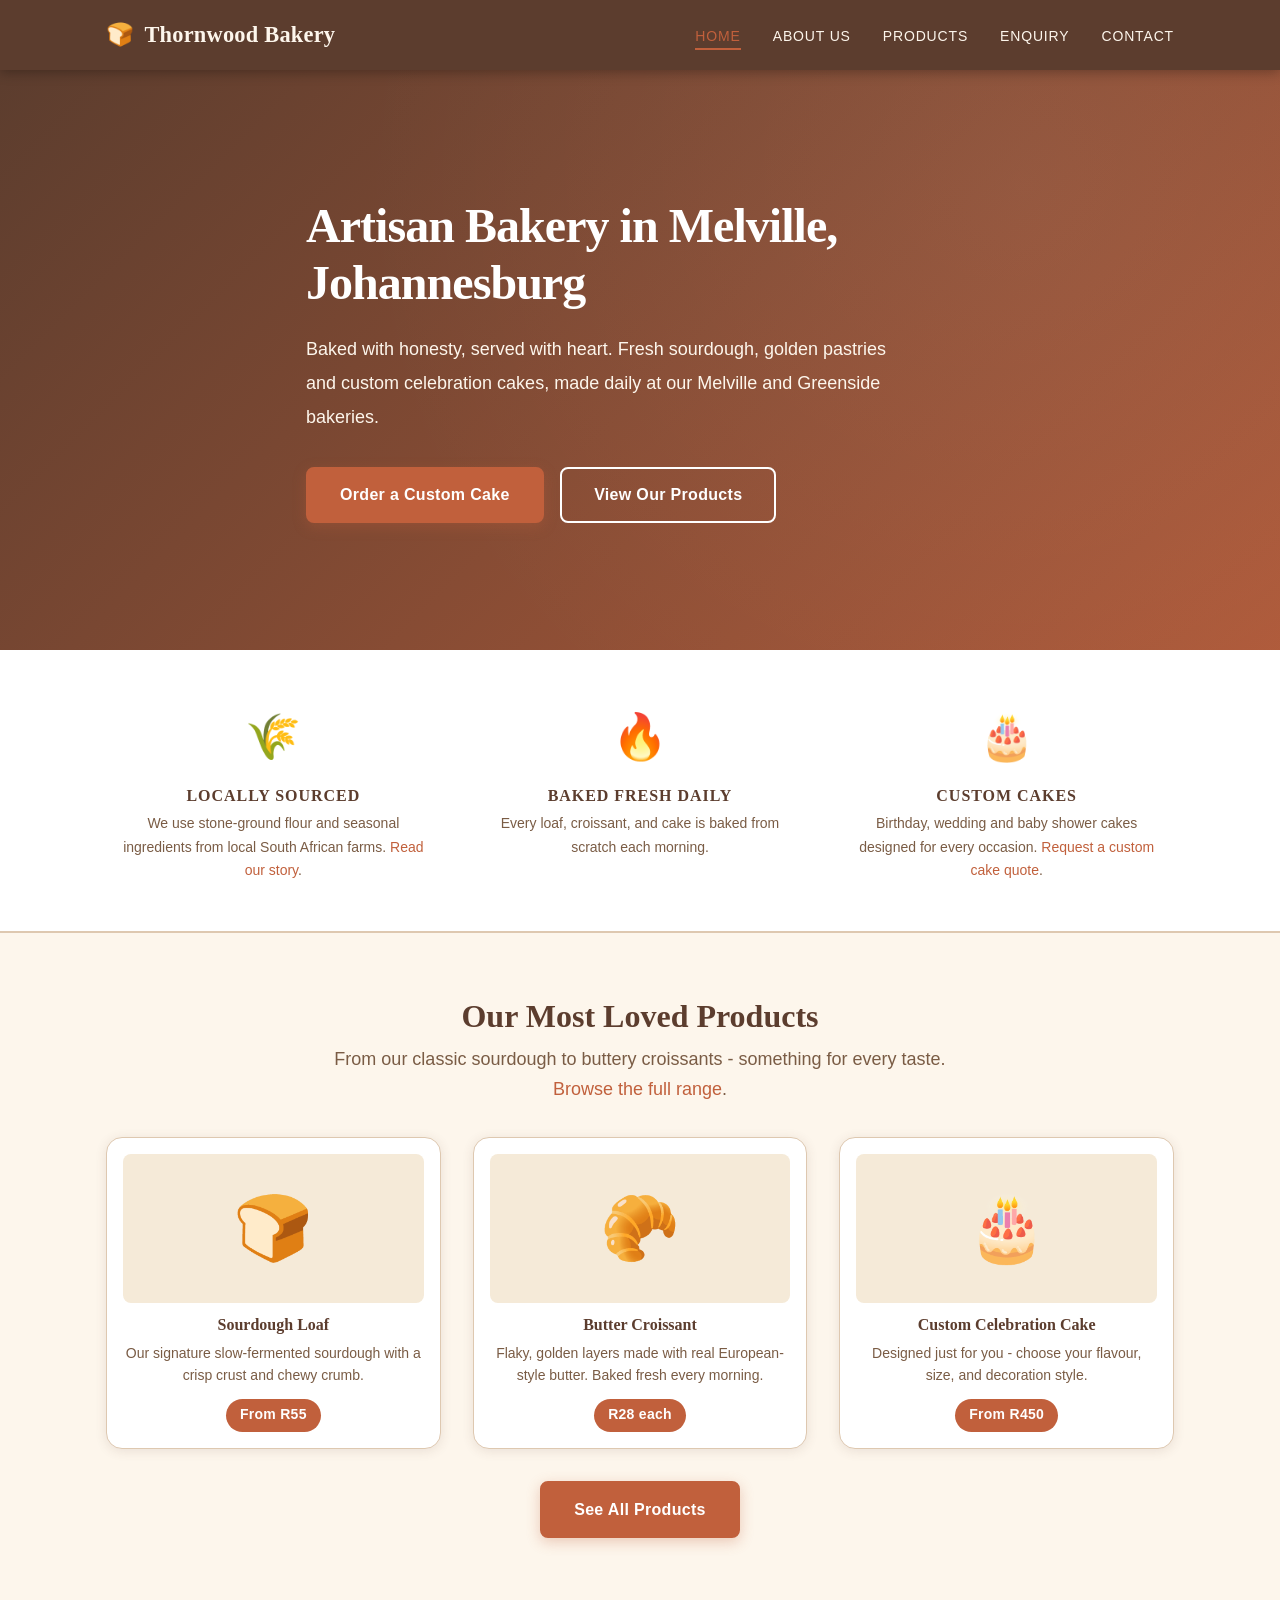
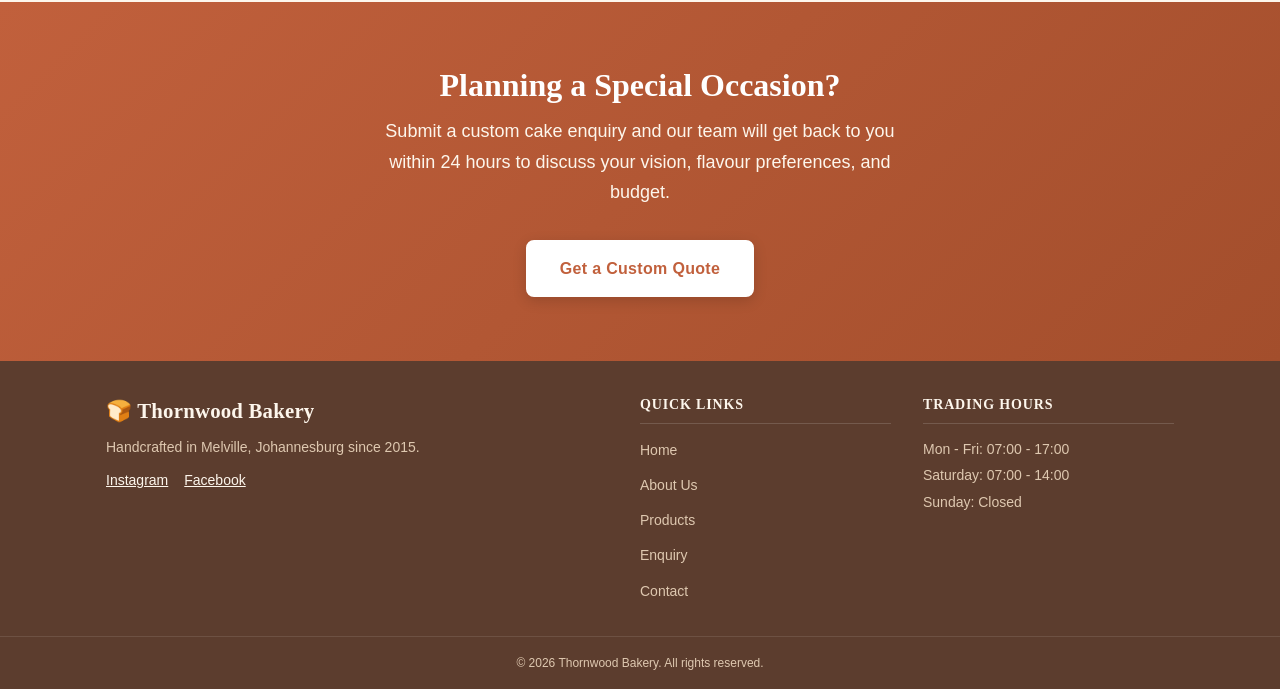
<file: index.html>
<!DOCTYPE html>
<html lang="en-ZA">
  <head>

    <meta charset="UTF-8" />
    <meta name="viewport" content="width=device-width, initial-scale=1.0" />
    <!-- SEO: unique title and meta description for this page -->
    <title>Artisan Bakery in Melville, Johannesburg | Thornwood Bakery</title>
    <meta name="description" content="Thornwood Bakery bakes artisan sourdough, butter croissants and custom cakes fresh daily in Melville and Greenside, Johannesburg. Order a cake today." />
    <meta name="robots" content="index, follow" />
    <meta name="theme-color" content="#C1603C" />
    <!-- Canonical link: tells search engines the preferred address of this page -->
    <link rel="canonical" href="https://thornwoodbakery.netlify.app/" />
    <link rel="icon" href="data:image/svg+xml,%3Csvg xmlns='http://www.w3.org/2000/svg' viewBox='0 0 100 100'%3E%3Ctext y='.9em' font-size='90'%3E%F0%9F%8D%9E%3C/text%3E%3C/svg%3E" />
    <!-- Open Graph and Twitter tags: control how the page looks when it is shared on social media -->
    <meta property="og:type" content="website" />
    <meta property="og:site_name" content="Thornwood Bakery" />
    <meta property="og:locale" content="en_ZA" />
    <meta property="og:title" content="Artisan Bakery in Melville, Johannesburg | Thornwood Bakery" />
    <meta property="og:description" content="Thornwood Bakery bakes artisan sourdough, butter croissants and custom cakes fresh daily in Melville and Greenside, Johannesburg. Order a cake today." />
    <meta property="og:url" content="https://thornwoodbakery.netlify.app/" />
    <meta property="og:image" content="https://thornwoodbakery.netlify.app/images/thornwood-bakery-social-share.png" />
    <meta property="og:image:alt" content="Thornwood Bakery, artisan bread, pastries and custom cakes in Johannesburg" />
    <meta name="twitter:card" content="summary_large_image" />
    <meta name="twitter:title" content="Artisan Bakery in Melville, Johannesburg | Thornwood Bakery" />
    <meta name="twitter:description" content="Thornwood Bakery bakes artisan sourdough, butter croissants and custom cakes fresh daily in Melville and Greenside, Johannesburg. Order a cake today." />
    <meta name="twitter:image" content="https://thornwoodbakery.netlify.app/images/thornwood-bakery-social-share.png" />

    <!-- External stylesheet -->
    <link rel="stylesheet" href="css/styles.css" />
    <!-- Structured data (JSON-LD): helps search engines understand the business -->
    <script type="application/ld+json">
{
  "@context": "https://schema.org",
  "@graph": [
    {
      "@type": "Bakery",
      "@id": "https://thornwoodbakery.netlify.app/#melville",
      "name": "Thornwood Bakery Melville",
      "url": "https://thornwoodbakery.netlify.app/",
      "image": "https://thornwoodbakery.netlify.app/images/thornwood-bakery-social-share.png",
      "description": "Artisan sourdough, pastries and custom celebration cakes baked fresh daily in Melville, Johannesburg.",
      "telephone": "+27115551234",
      "email": "melville@thornwoodbakery.co.za",
      "priceRange": "RR",
      "foundingDate": "2015",
      "areaServed": "Johannesburg",
      "servesCuisine": "Bakery",
      "address": {
        "@type": "PostalAddress",
        "streetAddress": "7th Street",
        "addressLocality": "Melville",
        "addressRegion": "Gauteng",
        "postalCode": "2092",
        "addressCountry": "ZA"
      },
      "geo": {
        "@type": "GeoCoordinates",
        "latitude": -26.1772,
        "longitude": 28.0078
      },
      "openingHoursSpecification": [
        {
          "@type": "OpeningHoursSpecification",
          "dayOfWeek": [
            "Monday",
            "Tuesday",
            "Wednesday",
            "Thursday",
            "Friday"
          ],
          "opens": "07:00",
          "closes": "17:00"
        },
        {
          "@type": "OpeningHoursSpecification",
          "dayOfWeek": "Saturday",
          "opens": "07:00",
          "closes": "14:00"
        }
      ]
    },
    {
      "@type": "Bakery",
      "@id": "https://thornwoodbakery.netlify.app/#greenside",
      "name": "Thornwood Bakery Greenside",
      "url": "https://thornwoodbakery.netlify.app/contact.html",
      "image": "https://thornwoodbakery.netlify.app/images/thornwood-bakery-social-share.png",
      "description": "Second Thornwood Bakery store serving fresh bread, pastries and custom cakes in Greenside, Johannesburg.",
      "telephone": "+27115559876",
      "email": "greenside@thornwoodbakery.co.za",
      "priceRange": "RR",
      "areaServed": "Johannesburg",
      "servesCuisine": "Bakery",
      "address": {
        "@type": "PostalAddress",
        "streetAddress": "Greenway Road",
        "addressLocality": "Greenside",
        "addressRegion": "Gauteng",
        "postalCode": "2193",
        "addressCountry": "ZA"
      },
      "geo": {
        "@type": "GeoCoordinates",
        "latitude": -26.1388,
        "longitude": 28.0137
      },
      "openingHoursSpecification": [
        {
          "@type": "OpeningHoursSpecification",
          "dayOfWeek": [
            "Monday",
            "Tuesday",
            "Wednesday",
            "Thursday",
            "Friday"
          ],
          "opens": "07:30",
          "closes": "16:30"
        },
        {
          "@type": "OpeningHoursSpecification",
          "dayOfWeek": "Saturday",
          "opens": "08:00",
          "closes": "13:00"
        }
      ]
    }
  ]
}
    </script>
  </head>
  <body>

    <!-- HEADER AND NAVIGATION -->
    <header class="site-header">
      <div class="container header-inner">

        <a href="index.html" class="logo">
          <span class="logo-icon">🍞</span> Thornwood Bakery
        </a>

        <!-- Hamburger button, only visible on mobile (see scripts.js) -->
        <button class="nav-toggle" id="navToggle" aria-label="Toggle navigation">
          &#9776;
        </button>

        <!-- Main navigation: the current page has the "active" class -->
        <nav class="main-nav" id="mainNav">
          <ul class="nav-list">
            <li><a href="index.html" class="nav-link active">Home</a></li>
            <li><a href="about.html" class="nav-link">About Us</a></li>
            <li><a href="products.html" class="nav-link">Products</a></li>
            <li><a href="enquiry.html" class="nav-link">Enquiry</a></li>
            <li><a href="contact.html" class="nav-link">Contact</a></li>
          </ul>
        </nav>
      </div>
    </header>

    <!-- MAIN CONTENT -->
    <main>

      <!-- HERO: main banner with the keyword h1 and calls to action -->
      <section class="hero">
        <div class="hero-overlay">
          <div class="container hero-content">
            <h1 class="hero-title">Artisan Bakery in Melville, Johannesburg</h1>
            <p class="hero-subtitle">
              Baked with honesty, served with heart. Fresh sourdough, golden pastries and
              custom celebration cakes, made daily at our Melville and Greenside bakeries.
            </p>

            <a href="enquiry.html" class="btn btn-primary">Order a Custom Cake</a>
            <a href="products.html" class="btn btn-secondary">View Our Products</a>
          </div>
        </div>
      </section>

      <!-- INTRO STRIP: three reasons to choose the bakery -->
      <section class="intro-strip">
        <div class="container intro-grid">
          <h2 class="visually-hidden">Why customers choose Thornwood Bakery</h2>
          <div class="intro-card">
            <span class="intro-icon">🌾</span>
            <h3>Locally Sourced</h3>
            <p>We use stone-ground flour and seasonal ingredients from local South African farms. <a href="about.html">Read our story</a>.</p>
          </div>
          <div class="intro-card">
            <span class="intro-icon">🔥</span>
            <h3>Baked Fresh Daily</h3>
            <p>Every loaf, croissant, and cake is baked from scratch each morning.</p>
          </div>
          <div class="intro-card">
            <span class="intro-icon">🎂</span>
            <h3>Custom Cakes</h3>
            <p>Birthday, wedding and baby shower cakes designed for every occasion. <a href="enquiry.html">Request a custom cake quote</a>.</p>
          </div>
        </div>
      </section>

      <!-- FEATURED PRODUCTS: top sellers with a link to the full range -->
      <section class="featured section-padding">
        <div class="container">
          <h2 class="section-title">Our Most Loved Products</h2>
          <p class="section-subtitle">
            From our classic sourdough to buttery croissants - something for every taste. <a href="products.html">Browse the full range</a>.
          </p>

          <div class="product-grid">

            <article class="product-card">
              <div class="product-img-placeholder">🍞</div>
              <h3>Sourdough Loaf</h3>
              <p>Our signature slow-fermented sourdough with a crisp crust and chewy crumb.</p>
              <span class="price">From R55</span>
            </article>

            <article class="product-card">
              <div class="product-img-placeholder">🥐</div>
              <h3>Butter Croissant</h3>
              <p>Flaky, golden layers made with real European-style butter. Baked fresh every morning.</p>
              <span class="price">R28 each</span>
            </article>

            <article class="product-card">
              <div class="product-img-placeholder">🎂</div>
              <h3>Custom Celebration Cake</h3>
              <p>Designed just for you - choose your flavour, size, and decoration style.</p>
              <span class="price">From R450</span>
            </article>
          </div>

          <div class="center-btn">
            <a href="products.html" class="btn btn-primary">See All Products</a>
          </div>
        </div>
      </section>

      <!-- CALL TO ACTION: sends visitors to the enquiry form -->
      <section class="cta-banner">
        <div class="container cta-content">
          <h2>Planning a Special Occasion?</h2>
          <p>
            Submit a custom cake enquiry and our team will get back to you within 24 hours
            to discuss your vision, flavour preferences, and budget.
          </p>
          <a href="enquiry.html" class="btn btn-primary">Get a Custom Quote</a>
        </div>
      </section>

    </main>

    <!-- FOOTER: quick links, trading hours and social links -->
    <footer class="site-footer">
      <div class="container footer-inner">
        <div class="footer-brand">
          <p class="logo">🍞 Thornwood Bakery</p>
          <p>Handcrafted in Melville, Johannesburg since 2015.</p>
        <!-- Social media links -->
        <ul class="social-links" aria-label="Thornwood Bakery on social media">
            <li><a href="https://www.instagram.com/thornwoodbakery" target="_blank" rel="noopener noreferrer me">Instagram</a></li>
            <li><a href="https://www.facebook.com/thornwoodbakery" target="_blank" rel="noopener noreferrer me">Facebook</a></li>
          </ul>
        </div>

        <nav class="footer-nav">
          <h4>Quick Links</h4>
          <ul>
            <li><a href="index.html">Home</a></li>
            <li><a href="about.html">About Us</a></li>
            <li><a href="products.html">Products</a></li>
            <li><a href="enquiry.html">Enquiry</a></li>
            <li><a href="contact.html">Contact</a></li>
          </ul>
        </nav>

        <div class="footer-hours">
          <h4>Trading Hours</h4>
          <p>Mon - Fri: 07:00 - 17:00</p>
          <p>Saturday: 07:00 - 14:00</p>
          <p>Sunday: Closed</p>
        </div>
      </div>

      <div class="footer-bottom">
        <p>&copy; <span id="currentYear">2026</span> Thornwood Bakery. All rights reserved.</p>
      </div>
    </footer>

    <!-- Site script: navigation, scroll effects and animations. "defer" lets the page load first -->
    <script src="js/scripts.js" defer></script>
  </body>
</html>
</file>
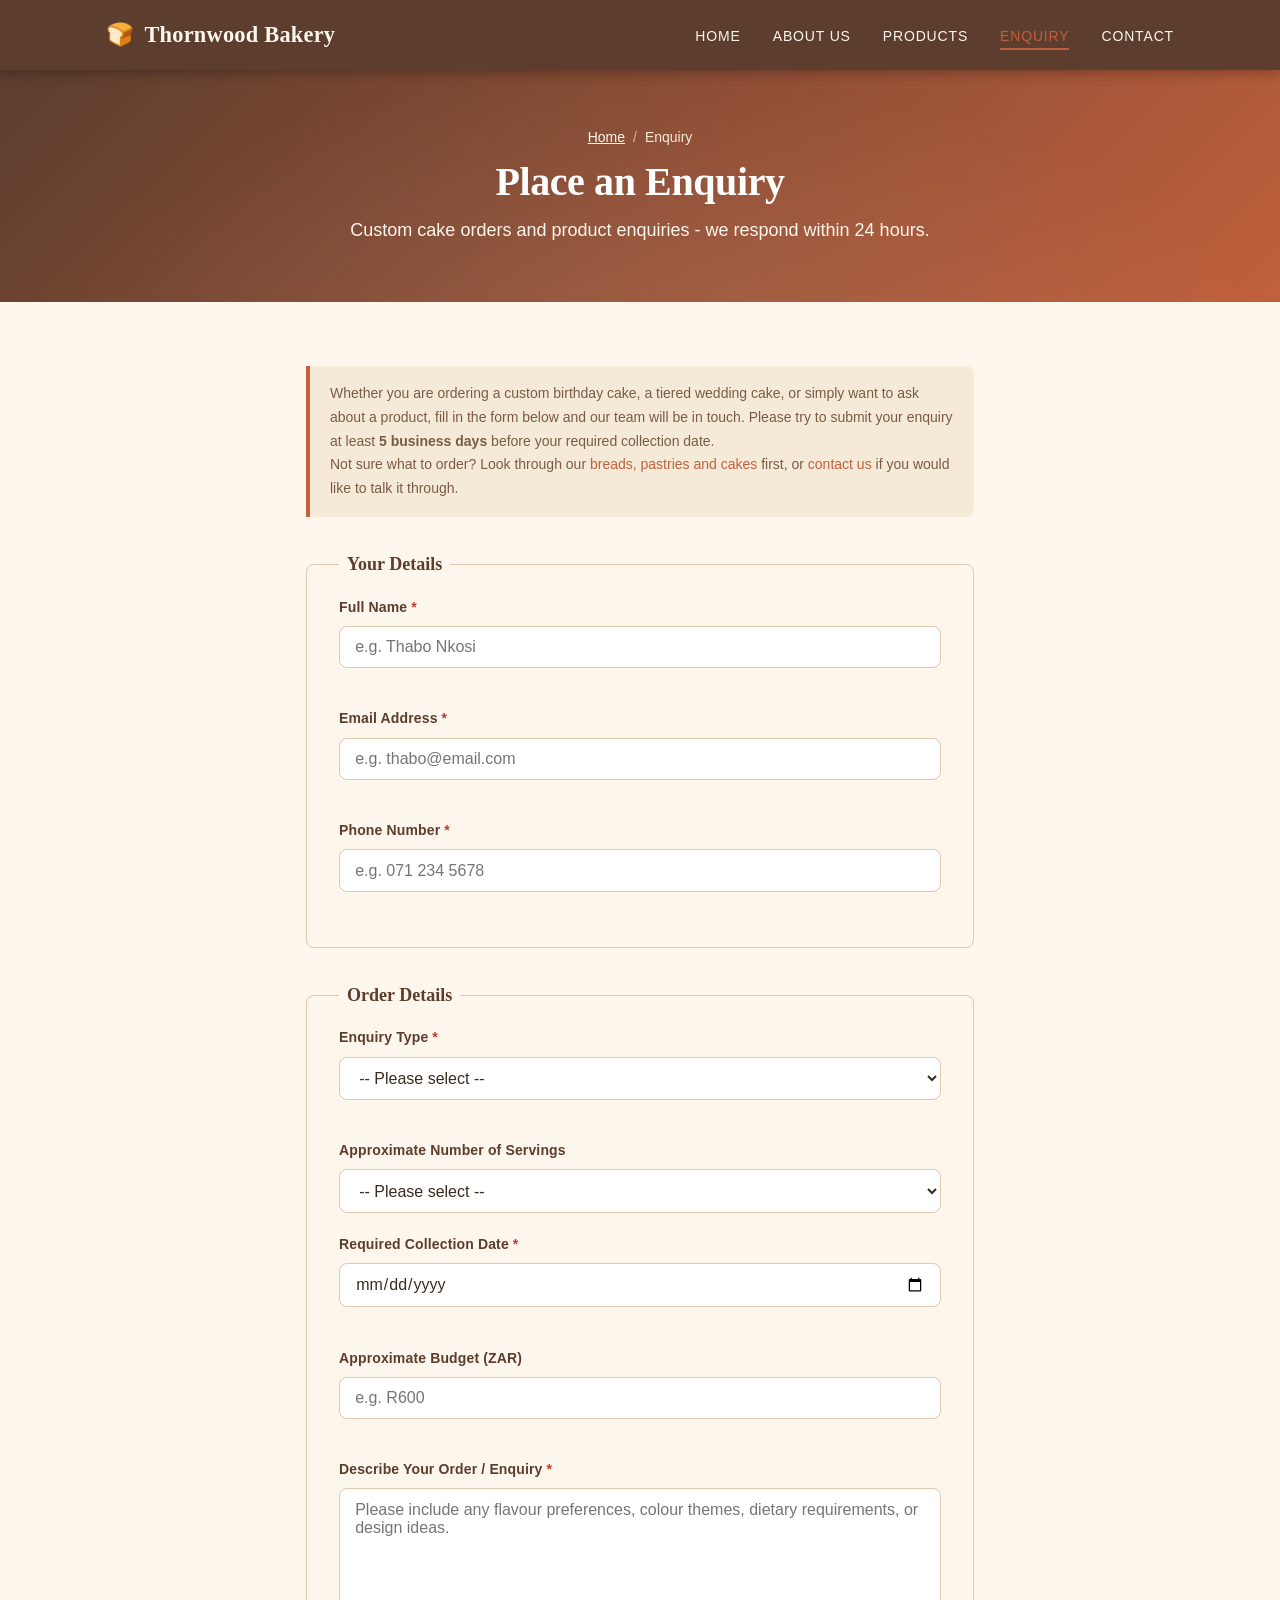
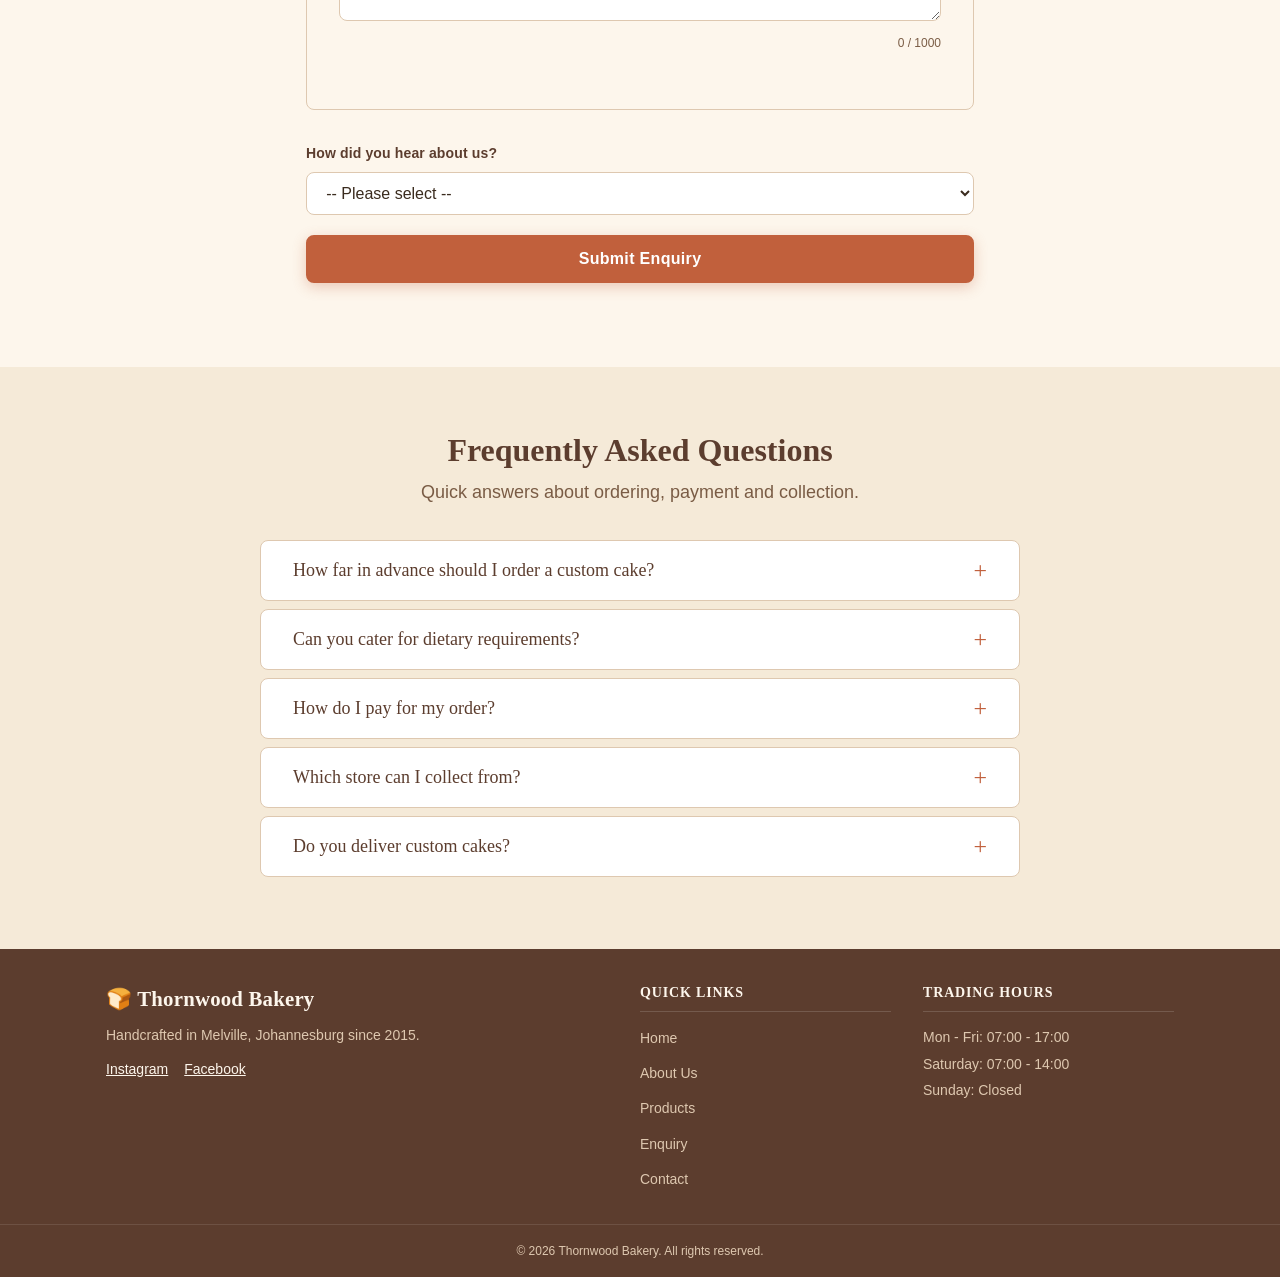
<file: enquiry.html>
<!DOCTYPE html>
<html lang="en-ZA">
  <head>

    <meta charset="UTF-8" />
    <meta name="viewport" content="width=device-width, initial-scale=1.0" />
    <!-- SEO: unique title and meta description for this page -->
    <title>Custom Cake Enquiry in Melville | Thornwood Bakery</title>
    <meta name="description" content="Request a quote for a custom birthday, wedding or baby shower cake from Thornwood Bakery in Melville, Johannesburg. We reply within 24 hours." />
    <meta name="robots" content="index, follow" />
    <meta name="theme-color" content="#C1603C" />
    <!-- Canonical link: tells search engines the preferred address of this page -->
    <link rel="canonical" href="https://thornwoodbakery.netlify.app/enquiry.html" />
    <link rel="icon" href="data:image/svg+xml,%3Csvg xmlns='http://www.w3.org/2000/svg' viewBox='0 0 100 100'%3E%3Ctext y='.9em' font-size='90'%3E%F0%9F%8D%9E%3C/text%3E%3C/svg%3E" />
    <!-- Open Graph and Twitter tags: control how the page looks when it is shared on social media -->
    <meta property="og:type" content="website" />
    <meta property="og:site_name" content="Thornwood Bakery" />
    <meta property="og:locale" content="en_ZA" />
    <meta property="og:title" content="Custom Cake Enquiry in Melville | Thornwood Bakery" />
    <meta property="og:description" content="Request a quote for a custom birthday, wedding or baby shower cake from Thornwood Bakery in Melville, Johannesburg. We reply within 24 hours." />
    <meta property="og:url" content="https://thornwoodbakery.netlify.app/enquiry.html" />
    <meta property="og:image" content="https://thornwoodbakery.netlify.app/images/thornwood-bakery-social-share.png" />
    <meta property="og:image:alt" content="Thornwood Bakery, artisan bread, pastries and custom cakes in Johannesburg" />
    <meta name="twitter:card" content="summary_large_image" />
    <meta name="twitter:title" content="Custom Cake Enquiry in Melville | Thornwood Bakery" />
    <meta name="twitter:description" content="Request a quote for a custom birthday, wedding or baby shower cake from Thornwood Bakery in Melville, Johannesburg. We reply within 24 hours." />
    <meta name="twitter:image" content="https://thornwoodbakery.netlify.app/images/thornwood-bakery-social-share.png" />
    <!-- Preconnect starts the connection to the CDN early so the library loads faster -->
    <link rel="preconnect" href="https://code.jquery.com" crossorigin />

    <!-- External stylesheet -->
    <link rel="stylesheet" href="css/styles.css" />
    <!-- Structured data (JSON-LD): helps search engines understand the business -->
    <script type="application/ld+json">
{
  "@context": "https://schema.org",
  "@type": "BreadcrumbList",
  "itemListElement": [
    {
      "@type": "ListItem",
      "position": 1,
      "name": "Home",
      "item": "https://thornwoodbakery.netlify.app/"
    },
    {
      "@type": "ListItem",
      "position": 2,
      "name": "Enquiry",
      "item": "https://thornwoodbakery.netlify.app/enquiry.html"
    }
  ]
}
    </script>
  </head>
  <body>

    <!-- HEADER AND NAVIGATION -->
    <header class="site-header">
      <div class="container header-inner">
        <a href="index.html" class="logo">
          <span class="logo-icon">🍞</span> Thornwood Bakery
        </a>

        <!-- Hamburger button, only visible on mobile (see scripts.js) -->
        <button class="nav-toggle" id="navToggle" aria-label="Toggle navigation">
          &#9776;
        </button>

        <!-- Main navigation: the current page has the "active" class -->
        <nav class="main-nav" id="mainNav">
          <ul class="nav-list">
            <li><a href="index.html" class="nav-link">Home</a></li>
            <li><a href="about.html" class="nav-link">About Us</a></li>
            <li><a href="products.html" class="nav-link">Products</a></li>
            <li><a href="enquiry.html" class="nav-link active">Enquiry</a></li>
            <li><a href="contact.html" class="nav-link">Contact</a></li>
          </ul>
        </nav>
      </div>
    </header>

    <!-- MAIN CONTENT -->
    <main>

      <!-- PAGE BANNER -->
      <section class="page-banner">
        <div class="container">
          <!-- Breadcrumbs: show visitors and search engines where this page sits -->
          <nav class="breadcrumb" aria-label="Breadcrumb">
            <ol>
              <li><a href="index.html">Home</a></li>
              <li aria-current="page">Enquiry</li>
            </ol>
          </nav>
          <h1>Place an Enquiry</h1>
          <p>Custom cake orders and product enquiries - we respond within 24 hours.</p>
        </div>
      </section>

      <section class="section-padding">
        <div class="container form-container">

          <div class="form-intro">
            <p>
              Whether you are ordering a custom birthday cake, a tiered wedding cake, or
              simply want to ask about a product, fill in the form below and our team will
              be in touch. Please try to submit your enquiry at least <strong>5 business
              days</strong> before your required collection date.
            </p>
            <p>Not sure what to order? Look through our <a href="products.html">breads, pastries and cakes</a> first, or <a href="contact.html">contact us</a> if you would like to talk it through.</p>
          </div>

          <!-- ENQUIRY FORM: a Netlify form submitted with AJAX by forms.js. The action is the URL the data is posted to -->
          <form id="enquiryForm" class="bakery-form" name="enquiry" action="/" method="post" data-netlify="true" data-netlify-honeypot="bot-field" novalidate>
            <input type="hidden" name="form-name" value="enquiry" />
            <!-- Honeypot field for spam bots. People never see it -->
            <p class="hp-field" aria-hidden="true">
              <label>Leave this field empty <input type="text" name="bot-field" tabindex="-1" autocomplete="off" /></label>
            </p>

            <fieldset>
              <!-- Contact details -->
              <legend>Your Details</legend>

              <div class="form-group">
                <label for="fullName">Full Name <span class="required">*</span></label>
                <input
                  type="text"
                  id="fullName"
                  name="fullName" autocomplete="name" minlength="2" maxlength="60"
                  placeholder="e.g. Thabo Nkosi"
                  required
                />
                <span class="error-msg" id="fullNameError"></span>
              </div>

              <div class="form-group">
                <label for="email">Email Address <span class="required">*</span></label>
                <input
                  type="email"
                  id="email"
                  name="email" autocomplete="email" maxlength="100"
                  placeholder="e.g. thabo@email.com"
                  required
                />
                <span class="error-msg" id="emailError"></span>
              </div>

              <div class="form-group">
                <label for="phone">Phone Number <span class="required">*</span></label>
                <input
                  type="tel"
                  id="phone"
                  name="phone" autocomplete="tel" inputmode="tel" maxlength="20" pattern="[0-9+ ()\-]{10,20}"
                  placeholder="e.g. 071 234 5678"
                  required
                />
                <span class="error-msg" id="phoneError"></span>
              </div>
            </fieldset>

            <fieldset>
              <!-- Order details -->
              <legend>Order Details</legend>

              <div class="form-group">
                <label for="enquiryType">Enquiry Type <span class="required">*</span></label>
                <select id="enquiryType" name="enquiryType" required>
                  <option value="">-- Please select --</option>
                  <option value="birthday-cake">Birthday Cake</option>
                  <option value="wedding-cake">Wedding Cake</option>
                  <option value="baby-shower-cake">Baby Shower Cake</option>
                  <option value="other-cake">Other Custom Cake</option>
                  <option value="product-enquiry">General Product Enquiry</option>
                </select>
                <span class="error-msg" id="enquiryTypeError"></span>
              </div>

              <div class="form-group">
                <label for="cakeSize">Approximate Number of Servings</label>
                <select id="cakeSize" name="cakeSize">
                  <option value="">-- Please select --</option>
                  <option value="10-15">10 - 15 servings (6-inch)</option>
                  <option value="20-25">20 - 25 servings (8-inch)</option>
                  <option value="30-40">30 - 40 servings (10-inch)</option>
                  <option value="50+">50+ servings (tiered / large)</option>
                  <option value="not-applicable">Not applicable</option>
                </select>
              </div>

              <div class="form-group">
                <label for="collectionDate">Required Collection Date <span class="required">*</span></label>
                <input
                  type="date"
                  id="collectionDate"
                  name="collectionDate"
                  required
                />
                <span class="error-msg" id="collectionDateError"></span>
              </div>

              <div class="form-group">
                <label for="budget">Approximate Budget (ZAR)</label>
                <input
                  type="text"
                  id="budget"
                  name="budget" inputmode="numeric" maxlength="12"
                  placeholder="e.g. R600"
                />
                <span class="error-msg" id="budgetError"></span>
              </div>

              <div class="form-group">
                <label for="message">Describe Your Order / Enquiry <span class="required">*</span></label>
                <textarea
                  id="message"
                  name="message" minlength="10" maxlength="1000"
                  rows="6"
                  placeholder="Please include any flavour preferences, colour themes, dietary requirements, or design ideas."
                  required
                ></textarea>
                <span class="error-msg" id="messageError"></span>
              </div>
            </fieldset>

            <div class="form-group">
              <label for="referral">How did you hear about us?</label>
              <select id="referral" name="referral">
                <option value="">-- Please select --</option>
                <option value="instagram">Instagram</option>
                <option value="word-of-mouth">Word of mouth</option>
                <option value="google">Google Search</option>
                <option value="walk-past">Walked past the shop</option>
                <option value="other">Other</option>
              </select>
            </div>

            <div class="form-group">
              <button type="submit" class="btn btn-primary btn-full">Submit Enquiry</button>
            </div>

            <!-- Error message, shown if the AJAX request fails -->
            <div id="formError" class="form-error hidden" role="alert"></div>

            <!-- Response panel filled in by forms.js after a successful submission (cost and availability) -->
            <div id="formSuccess" class="form-result hidden" tabindex="-1" aria-live="polite"></div>

          </form>
        </div>
      </section>

      <!-- FAQ ACCORDION: each question is a button that opens its answer (interactive.js) -->
      <section class="section-padding bg-light">
        <div class="container">
          <h2 class="section-title">Frequently Asked Questions</h2>
          <p class="section-subtitle">Quick answers about ordering, payment and collection.</p>
          <div class="accordion">
          <div class="accordion-item">
            <h3>
              <button type="button" class="accordion-trigger" id="faq-trigger-1" aria-expanded="false" aria-controls="faq-panel-1">How far in advance should I order a custom cake?</button>
            </h3>
            <div class="accordion-panel" id="faq-panel-1" role="region" aria-labelledby="faq-trigger-1" hidden>
              <p>Please enquire at least 5 business days before collection for birthday and baby shower cakes, and at least 14 days ahead for a <a href="products.html">wedding cake</a> so we can arrange a tasting and consultation.</p>
            </div>
          </div>
          <div class="accordion-item">
            <h3>
              <button type="button" class="accordion-trigger" id="faq-trigger-2" aria-expanded="false" aria-controls="faq-panel-2">Can you cater for dietary requirements?</button>
            </h3>
            <div class="accordion-panel" id="faq-panel-2" role="region" aria-labelledby="faq-trigger-2" hidden>
              <p>Yes, we can make eggless, dairy free and nut free options on request. Our kitchen does handle nuts, gluten, dairy and eggs every day, so we cannot promise a completely allergen free environment.</p>
            </div>
          </div>
          <div class="accordion-item">
            <h3>
              <button type="button" class="accordion-trigger" id="faq-trigger-3" aria-expanded="false" aria-controls="faq-panel-3">How do I pay for my order?</button>
            </h3>
            <div class="accordion-panel" id="faq-panel-3" role="region" aria-labelledby="faq-trigger-3" hidden>
              <p>Once we have confirmed the design and price, we ask for a 50% deposit by EFT. The balance is paid when you collect your order.</p>
            </div>
          </div>
          <div class="accordion-item">
            <h3>
              <button type="button" class="accordion-trigger" id="faq-trigger-4" aria-expanded="false" aria-controls="faq-panel-4">Which store can I collect from?</button>
            </h3>
            <div class="accordion-panel" id="faq-panel-4" role="region" aria-labelledby="faq-trigger-4" hidden>
              <p>You can collect from either our Melville or Greenside store. Tell us which one suits you and we will confirm it with your quote. Opening times and directions are on the <a href="contact.html">contact page</a>.</p>
            </div>
          </div>
          <div class="accordion-item">
            <h3>
              <button type="button" class="accordion-trigger" id="faq-trigger-5" aria-expanded="false" aria-controls="faq-panel-5">Do you deliver custom cakes?</button>
            </h3>
            <div class="accordion-panel" id="faq-panel-5" role="region" aria-labelledby="faq-trigger-5" hidden>
              <p>We deliver within Johannesburg for a fee that depends on the distance and the size of the cake. Delivery is arranged once your order is confirmed.</p>
            </div>
          </div>
          </div>
        </div>
      </section>

    </main>

    <!-- FOOTER: quick links, trading hours and social links -->
    <footer class="site-footer">
      <div class="container footer-inner">
        <div class="footer-brand">
          <p class="logo">🍞 Thornwood Bakery</p>
          <p>Handcrafted in Melville, Johannesburg since 2015.</p>
        <!-- Social media links -->
        <ul class="social-links" aria-label="Thornwood Bakery on social media">
            <li><a href="https://www.instagram.com/thornwoodbakery" target="_blank" rel="noopener noreferrer me">Instagram</a></li>
            <li><a href="https://www.facebook.com/thornwoodbakery" target="_blank" rel="noopener noreferrer me">Facebook</a></li>
          </ul>
        </div>

        <nav class="footer-nav">
          <h4>Quick Links</h4>
          <ul>
            <li><a href="index.html">Home</a></li>
            <li><a href="about.html">About Us</a></li>
            <li><a href="products.html">Products</a></li>
            <li><a href="enquiry.html">Enquiry</a></li>
            <li><a href="contact.html">Contact</a></li>
          </ul>
        </nav>

        <div class="footer-hours">
          <h4>Trading Hours</h4>
          <p>Mon - Fri: 07:00 - 17:00</p>
          <p>Saturday: 07:00 - 14:00</p>
          <p>Sunday: Closed</p>
        </div>
      </div>

      <div class="footer-bottom">
        <p>&copy; <span id="currentYear">2026</span> Thornwood Bakery. All rights reserved.</p>
      </div>
    </footer>

    <!-- jQuery 3.7.1. The integrity hash makes the browser reject the file if it was changed -->
    <script src="https://code.jquery.com/jquery-3.7.1.min.js" integrity="sha384-1H217gwSVyLSIfaLxHbE7dRb3v4mYCKbpQvzx0cegeju1MVsGrX5xXxAvs/HgeFs" crossorigin="anonymous"></script>
    <!-- Site script: navigation, scroll effects and animations. "defer" lets the page load first -->
    <script src="js/scripts.js" defer></script>
    <!-- Accordion and lightbox (jQuery) -->
    <script src="js/interactive.js" defer></script>
    <!-- Form validation and AJAX submission -->
    <script src="js/forms.js" defer></script>
  </body>
</html>
</file>
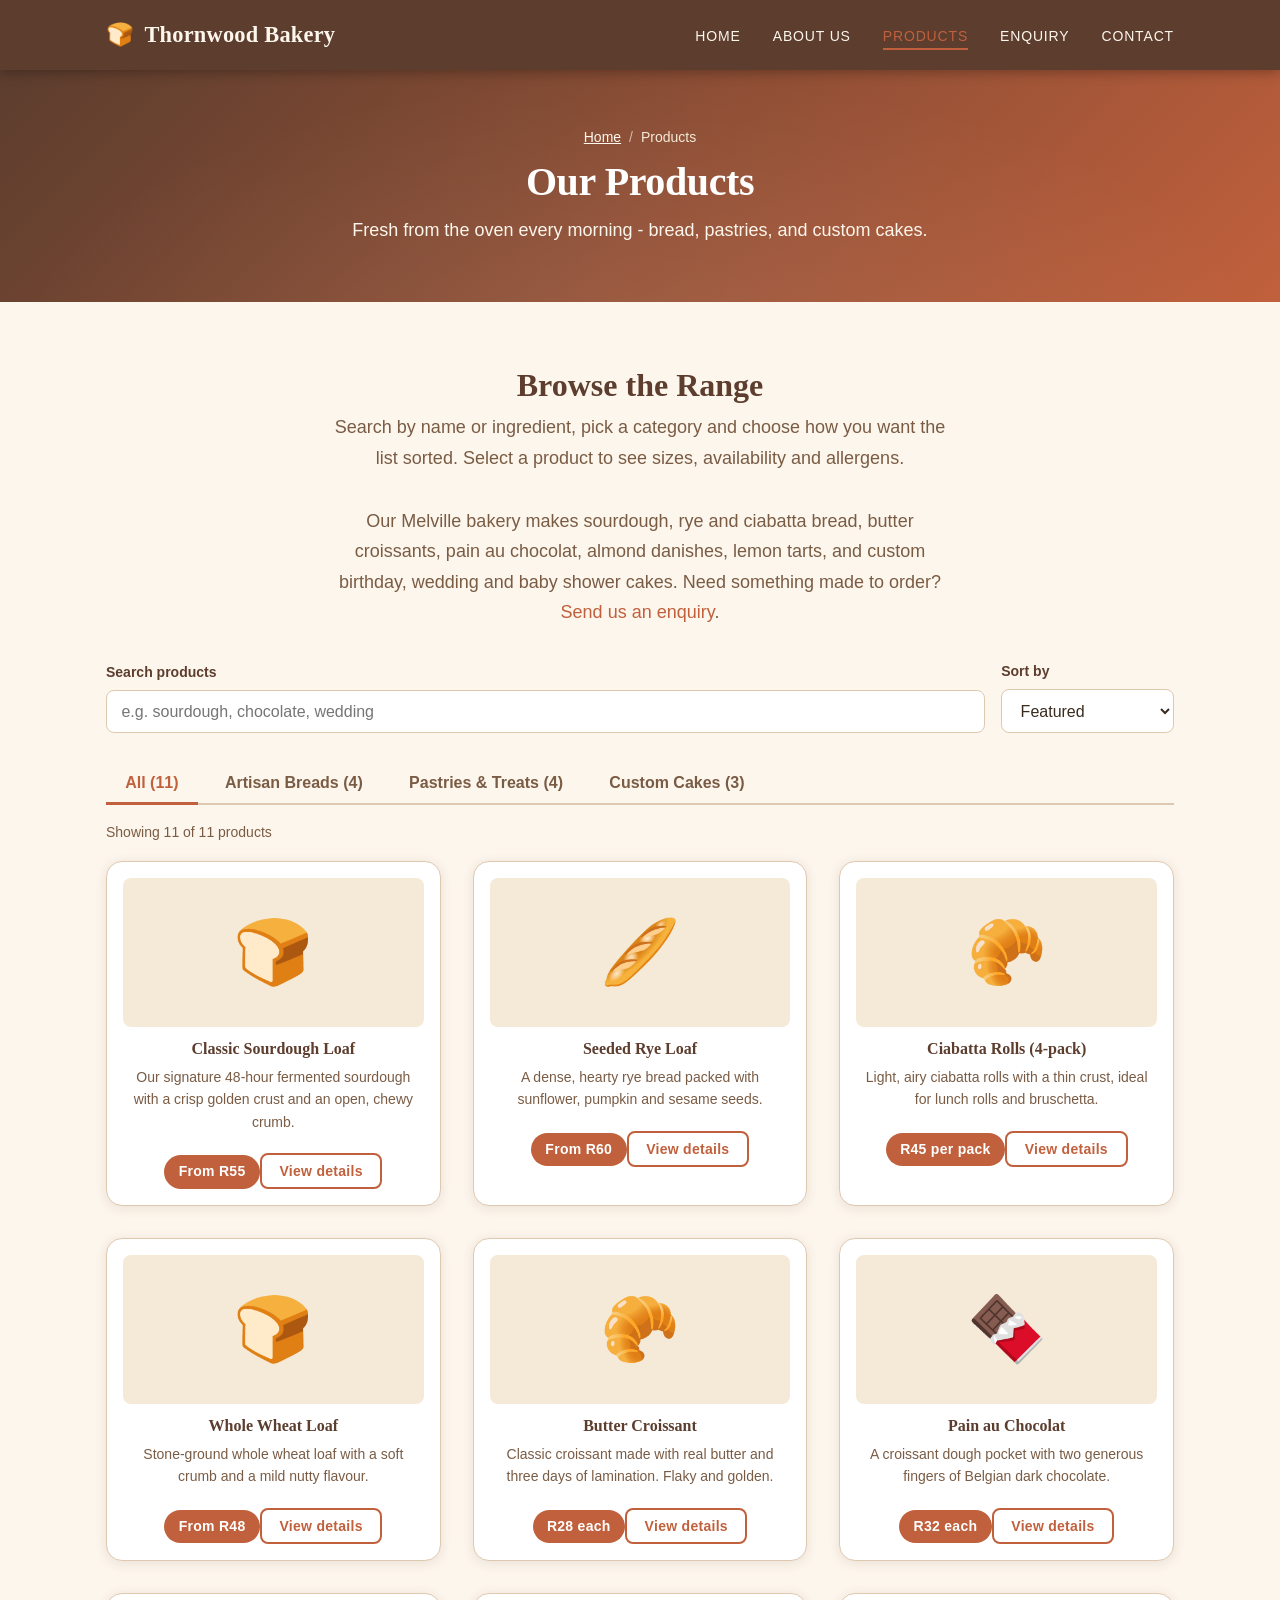
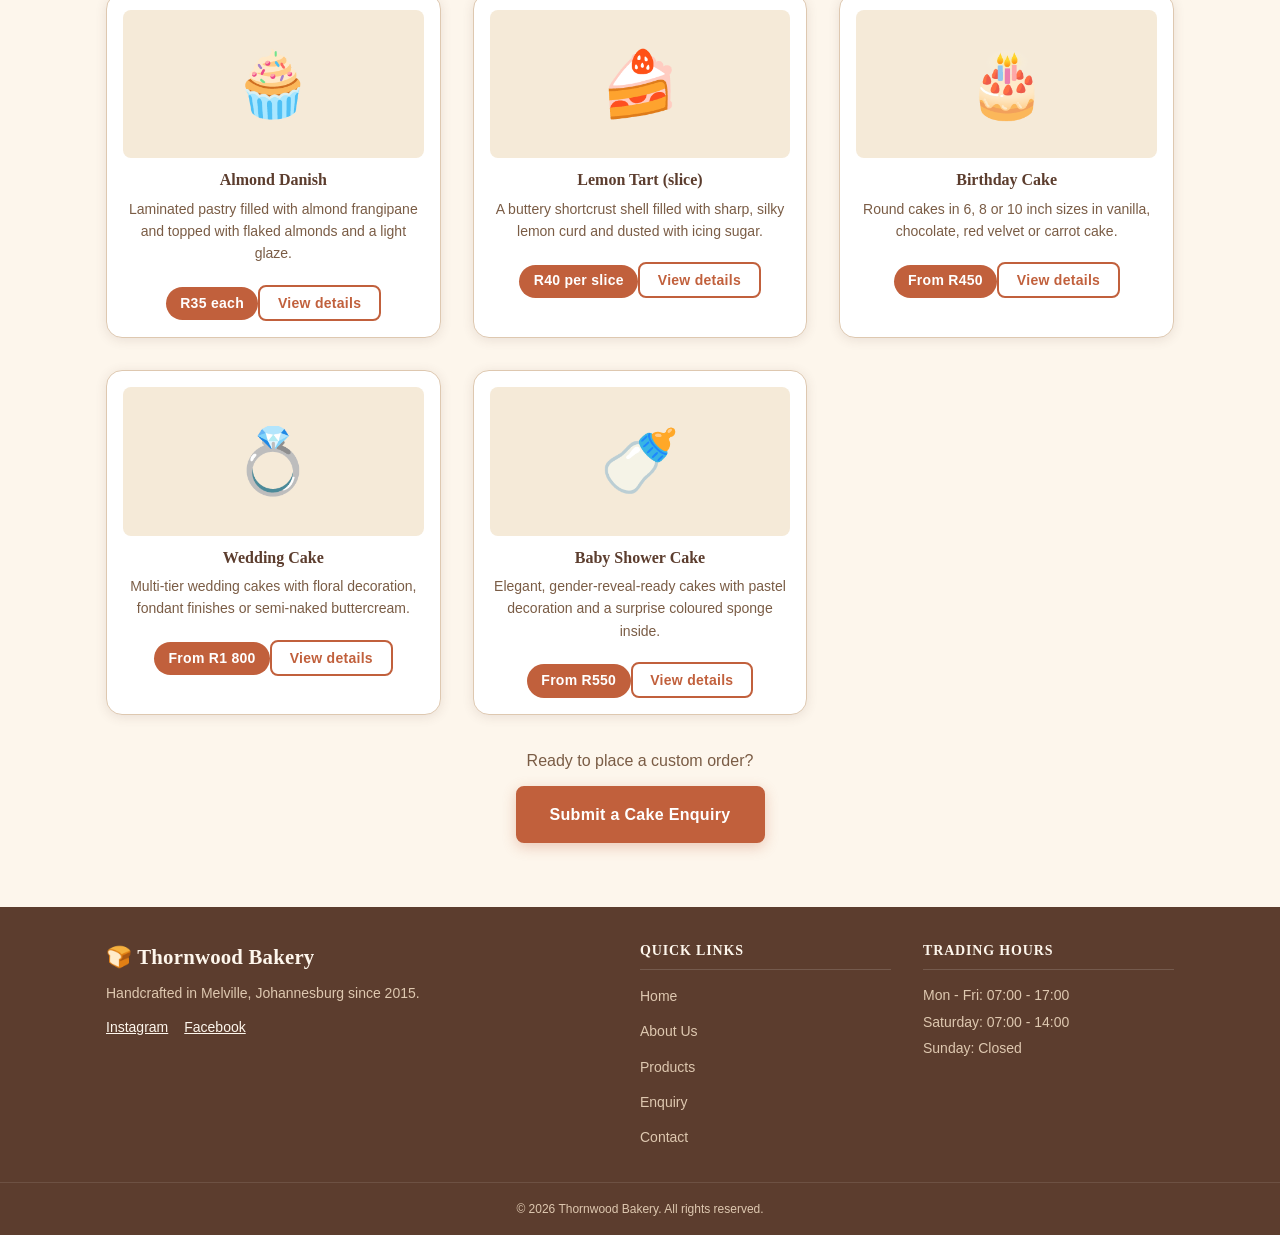
<file: products.html>
<!DOCTYPE html>
<html lang="en-ZA">
  <head>

    <meta charset="UTF-8" />
    <meta name="viewport" content="width=device-width, initial-scale=1.0" />
    <!-- SEO: unique title and meta description for this page -->
    <title>Sourdough, Pastries and Custom Cakes | Thornwood Bakery</title>
    <meta name="description" content="Browse Thornwood Bakery's range of sourdough bread, croissants, pastries and custom wedding, birthday and baby shower cakes in Melville, Johannesburg." />
    <meta name="robots" content="index, follow" />
    <meta name="theme-color" content="#C1603C" />
    <!-- Canonical link: tells search engines the preferred address of this page -->
    <link rel="canonical" href="https://thornwoodbakery.netlify.app/products.html" />
    <link rel="icon" href="data:image/svg+xml,%3Csvg xmlns='http://www.w3.org/2000/svg' viewBox='0 0 100 100'%3E%3Ctext y='.9em' font-size='90'%3E%F0%9F%8D%9E%3C/text%3E%3C/svg%3E" />
    <!-- Open Graph and Twitter tags: control how the page looks when it is shared on social media -->
    <meta property="og:type" content="website" />
    <meta property="og:site_name" content="Thornwood Bakery" />
    <meta property="og:locale" content="en_ZA" />
    <meta property="og:title" content="Sourdough, Pastries and Custom Cakes | Thornwood Bakery" />
    <meta property="og:description" content="Browse Thornwood Bakery's range of sourdough bread, croissants, pastries and custom wedding, birthday and baby shower cakes in Melville, Johannesburg." />
    <meta property="og:url" content="https://thornwoodbakery.netlify.app/products.html" />
    <meta property="og:image" content="https://thornwoodbakery.netlify.app/images/thornwood-bakery-social-share.png" />
    <meta property="og:image:alt" content="Thornwood Bakery, artisan bread, pastries and custom cakes in Johannesburg" />
    <meta name="twitter:card" content="summary_large_image" />
    <meta name="twitter:title" content="Sourdough, Pastries and Custom Cakes | Thornwood Bakery" />
    <meta name="twitter:description" content="Browse Thornwood Bakery's range of sourdough bread, croissants, pastries and custom wedding, birthday and baby shower cakes in Melville, Johannesburg." />
    <meta name="twitter:image" content="https://thornwoodbakery.netlify.app/images/thornwood-bakery-social-share.png" />
    <!-- Preconnect starts the connection to the CDN early so the library loads faster -->
    <link rel="preconnect" href="https://code.jquery.com" crossorigin />

    <!-- External stylesheet -->
    <link rel="stylesheet" href="css/styles.css" />
    <!-- Structured data (JSON-LD): helps search engines understand the business -->
    <script type="application/ld+json">
{
  "@context": "https://schema.org",
  "@type": "BreadcrumbList",
  "itemListElement": [
    {
      "@type": "ListItem",
      "position": 1,
      "name": "Home",
      "item": "https://thornwoodbakery.netlify.app/"
    },
    {
      "@type": "ListItem",
      "position": 2,
      "name": "Products",
      "item": "https://thornwoodbakery.netlify.app/products.html"
    }
  ]
}
    </script>
  </head>
  <body>

    <!-- HEADER AND NAVIGATION -->
    <header class="site-header">
      <div class="container header-inner">
        <a href="index.html" class="logo">
          <span class="logo-icon">🍞</span> Thornwood Bakery
        </a>

        <!-- Hamburger button, only visible on mobile (see scripts.js) -->
        <button class="nav-toggle" id="navToggle" aria-label="Toggle navigation">
          &#9776;
        </button>

        <!-- Main navigation: the current page has the "active" class -->
        <nav class="main-nav" id="mainNav">
          <ul class="nav-list">
            <li><a href="index.html" class="nav-link">Home</a></li>
            <li><a href="about.html" class="nav-link">About Us</a></li>
            <li><a href="products.html" class="nav-link active">Products</a></li>
            <li><a href="enquiry.html" class="nav-link">Enquiry</a></li>
            <li><a href="contact.html" class="nav-link">Contact</a></li>
          </ul>
        </nav>
      </div>
    </header>

    <!-- MAIN CONTENT -->
    <main>

      <!-- PAGE BANNER -->
      <section class="page-banner">
        <div class="container">
          <!-- Breadcrumbs: show visitors and search engines where this page sits -->
          <nav class="breadcrumb" aria-label="Breadcrumb">
            <ol>
              <li><a href="index.html">Home</a></li>
              <li aria-current="page">Products</li>
            </ol>
          </nav>
          <h1>Our Products</h1>
          <p>Fresh from the oven every morning - bread, pastries, and custom cakes.</p>
        </div>
      </section>

      <!-- PRODUCT BROWSER: the products are loaded from data/products.json by products.js -->
      <section class="section-padding">
        <div class="container">
          <h2 class="section-title">Browse the Range</h2>
          <p class="section-subtitle">
            Search by name or ingredient, pick a category and choose how you want the list sorted.
            Select a product to see sizes, availability and allergens.
          </p>
          <p class="section-subtitle">
            Our Melville bakery makes sourdough, rye and ciabatta bread, butter croissants, pain au chocolat,
            almond danishes, lemon tarts, and custom birthday, wedding and baby shower cakes.
            Need something made to order? <a href="enquiry.html">Send us an enquiry</a>.
          </p>

          <!-- Search box and sort menu -->
          <div class="product-toolbar">
            <div class="toolbar-field toolbar-search">
              <label for="productSearch">Search products</label>
              <input type="search" id="productSearch" placeholder="e.g. sourdough, chocolate, wedding" autocomplete="off" />
            </div>
            <div class="toolbar-field">
              <label for="productSort">Sort by</label>
              <select id="productSort">
                <option value="featured">Featured</option>
                <option value="price-asc">Price: low to high</option>
                <option value="price-desc">Price: high to low</option>
                <option value="name-asc">Name: A to Z</option>
              </select>
            </div>
          </div>

          <!-- Category tabs (ARIA tablist). products.js filters the grid when a tab is selected -->
          <div class="tabs" role="tablist" aria-label="Product categories">
            <button type="button" class="tab" role="tab" id="tab-all" aria-selected="true" aria-controls="productGrid" data-category="all">All</button>
            <button type="button" class="tab" role="tab" id="tab-breads" aria-selected="false" aria-controls="productGrid" data-category="breads" tabindex="-1">Artisan Breads</button>
            <button type="button" class="tab" role="tab" id="tab-pastries" aria-selected="false" aria-controls="productGrid" data-category="pastries" tabindex="-1">Pastries &amp; Treats</button>
            <button type="button" class="tab" role="tab" id="tab-cakes" aria-selected="false" aria-controls="productGrid" data-category="cakes" tabindex="-1">Custom Cakes</button>
          </div>

          <!-- Live region: screen readers hear how many products are showing -->
          <p id="resultsCount" class="results-count" role="status" aria-live="polite"></p>

          <!-- Product cards are added here by JavaScript -->
          <div id="productGrid" class="product-grid" role="tabpanel" aria-labelledby="tab-all" aria-busy="true"></div>

          <div id="productMessage" class="products-status" hidden></div>

          <!-- Only shown when JavaScript is turned off -->
          <noscript>
            <p class="products-status">Please turn on JavaScript to browse our product list, or visit our <a href="contact.html">contact page</a> and ask us for the full menu.</p>
          </noscript>

          <div class="center-btn">
            <p>Ready to place a custom order?</p>
            <a href="enquiry.html" class="btn btn-primary">Submit a Cake Enquiry</a>
          </div>
        </div>
      </section>

    </main>

    <!-- FOOTER: quick links, trading hours and social links -->
    <footer class="site-footer">
      <div class="container footer-inner">
        <div class="footer-brand">
          <p class="logo">🍞 Thornwood Bakery</p>
          <p>Handcrafted in Melville, Johannesburg since 2015.</p>
        <!-- Social media links -->
        <ul class="social-links" aria-label="Thornwood Bakery on social media">
            <li><a href="https://www.instagram.com/thornwoodbakery" target="_blank" rel="noopener noreferrer me">Instagram</a></li>
            <li><a href="https://www.facebook.com/thornwoodbakery" target="_blank" rel="noopener noreferrer me">Facebook</a></li>
          </ul>
        </div>

        <nav class="footer-nav">
          <h4>Quick Links</h4>
          <ul>
            <li><a href="index.html">Home</a></li>
            <li><a href="about.html">About Us</a></li>
            <li><a href="products.html">Products</a></li>
            <li><a href="enquiry.html">Enquiry</a></li>
            <li><a href="contact.html">Contact</a></li>
          </ul>
        </nav>

        <div class="footer-hours">
          <h4>Trading Hours</h4>
          <p>Mon - Fri: 07:00 - 17:00</p>
          <p>Saturday: 07:00 - 14:00</p>
          <p>Sunday: Closed</p>
        </div>
      </div>

      <div class="footer-bottom">
        <p>&copy; <span id="currentYear">2026</span> Thornwood Bakery. All rights reserved.</p>
      </div>
    </footer>

    <!-- jQuery 3.7.1. The integrity hash makes the browser reject the file if it was changed -->
    <script src="https://code.jquery.com/jquery-3.7.1.min.js" integrity="sha384-1H217gwSVyLSIfaLxHbE7dRb3v4mYCKbpQvzx0cegeju1MVsGrX5xXxAvs/HgeFs" crossorigin="anonymous"></script>
    <!-- Site script: navigation, scroll effects and animations. "defer" lets the page load first -->
    <script src="js/scripts.js" defer></script>
    <!-- Loads, searches, filters and sorts the products (jQuery) -->
    <script src="js/products.js" defer></script>
  </body>
</html>
</file>
<file: css/styles.css>
/* CSS custom properties: brand colours, typography scale, spacing, shadows and transitions. Changing a value here updates the whole site. */
:root {

  --color-primary:    #C1603C;
  --color-dark:       #5C3D2E;
  --color-cream:      #FDF6EC;
  --color-light:      #F5EAD8;
  --color-text:       #3A2B1E;
  --color-muted:      #7A5C45;
  --color-white:      #FFFFFF;
  --color-border:     #DEC8B0;
  --color-success:    #2E7D32;

  --font-heading: Georgia, 'Times New Roman', serif;
  --font-body:    'Segoe UI', Arial, sans-serif;

  --font-size-xs:   0.75rem;
  --font-size-sm:   0.875rem;
  --font-size-base: 1rem;
  --font-size-md:   1.125rem;
  --font-size-lg:   1.5rem;
  --font-size-xl:   2rem;
  --font-size-2xl:  2.5rem;
  --font-size-3xl:  3rem;

  --line-height-tight:  1.2;
  --line-height-normal: 1.7;
  --line-height-loose:  1.9;

  --letter-spacing-wide: 0.06em;
  --letter-spacing-xl:   0.12em;

  --max-width:   1100px;
  --radius:      8px;
  --radius-lg:   16px;

  --space-xs:  0.5rem;
  --space-sm:  1rem;
  --space-md:  2rem;
  --space-lg:  4rem;
  --space-xl:  6rem;

  --shadow-sm: 0 1px 4px rgba(92, 61, 46, 0.08);
  --shadow:    0 2px 12px rgba(92, 61, 46, 0.12);
  --shadow-lg: 0 8px 32px rgba(92, 61, 46, 0.18);

  --transition-fast: 0.15s ease;
  --transition:      0.25s ease;
}

/* Reset: removes default browser spacing and uses border-box sizing so widths include padding and borders */
*,
*::before,
*::after {
  box-sizing: border-box;
  margin: 0;
  padding: 0;
}

/* Base styles for the page, headings, links, images and lists */
html {
  scroll-behavior: smooth;
  font-size: 16px;
}

body {
  font-family: var(--font-body);
  font-size: var(--font-size-base);
  line-height: var(--line-height-normal);
  color: var(--color-text);
  background-color: var(--color-cream);
}

h1 {
  font-family: var(--font-heading);
  font-size: var(--font-size-2xl);
  font-weight: bold;
  line-height: var(--line-height-tight);
  color: var(--color-dark);
  letter-spacing: -0.01em;
}

h2 {
  font-family: var(--font-heading);
  font-size: var(--font-size-xl);
  font-weight: bold;
  line-height: var(--line-height-tight);
  color: var(--color-dark);
}

h3 {
  font-family: var(--font-heading);
  font-size: var(--font-size-lg);
  font-weight: bold;
  line-height: var(--line-height-tight);
  color: var(--color-dark);
}

h4 {
  font-family: var(--font-heading);
  font-size: var(--font-size-md);
  font-weight: bold;
  color: var(--color-dark);
}

a {
  color: var(--color-primary);
  text-decoration: none;
  transition: color var(--transition-fast);
}

a:hover {
  text-decoration: underline;
}

img {
  max-width: 100%;
  height: auto;
  display: block;
}

ul {
  list-style: none;
}

p {
  line-height: var(--line-height-normal);
}

/* Layout helpers used on every page */
.container {
  width: 100%;
  max-width: var(--max-width);
  margin-inline: auto;
  padding-inline: var(--space-sm);
}

.section-padding {
  padding-block: var(--space-lg);
}

.bg-light {
  background-color: var(--color-light);
}

.section-title {
  text-align: center;
  font-size: var(--font-size-xl);
  margin-bottom: 0.5rem;
}

.section-subtitle {
  text-align: center;
  color: var(--color-muted);
  font-size: var(--font-size-md);
  margin-bottom: var(--space-md);
  max-width: 620px;
  margin-inline: auto;
  margin-bottom: var(--space-md);
}

.center-btn {
  text-align: center;
  margin-top: var(--space-md);
}

.center-btn p {
  margin-bottom: 0.75rem;
  color: var(--color-muted);
}

/* Buttons */
.btn {
  display: inline-block;
  padding: 0.8rem 2rem;
  border-radius: var(--radius);
  font-family: var(--font-body);
  font-size: var(--font-size-base);
  font-weight: 600;
  letter-spacing: 0.02em;
  cursor: pointer;
  border: 2px solid transparent;
  transition:
    background-color var(--transition),
    color var(--transition),
    border-color var(--transition),
    box-shadow var(--transition),
    transform var(--transition-fast);
  text-decoration: none;
}

.btn:hover {
  transform: translateY(-2px);
  text-decoration: none;
}

.btn:active {
  transform: translateY(0);
}

.btn-primary {
  background-color: var(--color-primary);
  color: var(--color-white);
  border-color: var(--color-primary);
  box-shadow: 0 4px 14px rgba(193, 96, 60, 0.3);
}

.btn-primary:hover {
  background-color: var(--color-dark);
  border-color: var(--color-dark);
  box-shadow: 0 6px 20px rgba(92, 61, 46, 0.35);
}

.btn-secondary {
  background-color: transparent;
  color: var(--color-white);
  border-color: var(--color-white);
  margin-left: 0.75rem;
}

.btn-secondary:hover {
  background-color: var(--color-white);
  color: var(--color-dark);
  box-shadow: var(--shadow);
}

.btn-full {
  width: 100%;
  text-align: center;
}

/* Header and navigation */
.site-header {
  background-color: var(--color-dark);
  position: sticky;
  top: 0;
  z-index: 100;
  box-shadow: 0 2px 12px rgba(0, 0, 0, 0.3);
}

.header-inner {
  display: flex;
  align-items: center;
  justify-content: space-between;
  padding: 1rem var(--space-sm);
}

.logo {
  font-family: var(--font-heading);
  font-size: 1.4rem;
  color: var(--color-cream);
  font-weight: bold;
  text-decoration: none;
  letter-spacing: 0.01em;
}

.logo:hover {
  color: var(--color-primary);
  text-decoration: none;
}

.logo-icon {
  margin-right: 0.3rem;
}

.nav-list {
  display: flex;
  gap: 2rem;
}

.nav-link {
  color: var(--color-cream);
  font-size: var(--font-size-sm);
  font-weight: 500;
  letter-spacing: var(--letter-spacing-wide);
  text-transform: uppercase;
  padding: 0.3rem 0;
  border-bottom: 2px solid transparent;
  transition:
    color var(--transition-fast),
    border-color var(--transition-fast);
}

.nav-link:hover,
.nav-link.active {
  color: var(--color-primary);
  border-bottom-color: var(--color-primary);
  text-decoration: none;
}

/* Hamburger button: hidden on desktop and shown by the media queries on small screens */
.nav-toggle {
  display: none;
  background: none;
  border: none;
  color: var(--color-cream);
  font-size: 1.6rem;
  cursor: pointer;
  padding: 0.25rem;
  transition: color var(--transition-fast);
}

.nav-toggle:hover {
  color: var(--color-primary);
}

/* Homepage hero banner */
.hero {
  background-color: var(--color-dark);
  background-image:
    linear-gradient(135deg, rgba(92, 61, 46, 0.92) 0%, rgba(193, 96, 60, 0.82) 100%);
  min-height: 580px;
  display: flex;
  align-items: center;
  position: relative;
  overflow: hidden;
}

.hero::before {
  content: '';
  position: absolute;
  inset: 0;
  background-image: radial-gradient(circle at 80% 20%, rgba(253, 246, 236, 0.06) 0%, transparent 60%);
  pointer-events: none;
}

.hero-overlay {
  width: 100%;
  padding-block: var(--space-lg);
}

.hero-content {
  max-width: 700px;
}

.hero-title {
  font-size: var(--font-size-3xl);
  color: var(--color-white);
  margin-bottom: 1.25rem;
  line-height: var(--line-height-tight);
  letter-spacing: -0.02em;
}

.hero-subtitle {
  font-size: var(--font-size-md);
  color: var(--color-cream);
  margin-bottom: var(--space-md);
  max-width: 580px;
  line-height: var(--line-height-loose);
}

/* Intro cards under the hero */
.intro-strip {
  background-color: var(--color-white);
  padding-block: var(--space-md);
  border-bottom: 2px solid var(--color-border);
  border-top: none;
}

.intro-grid {
  display: grid;
  grid-template-columns: repeat(3, 1fr);
  gap: var(--space-md);
  text-align: center;
}

.intro-card {
  padding: var(--space-sm);
  transition: transform var(--transition);
}

.intro-card:hover {
  transform: translateY(-4px);
}

.intro-icon {
  font-size: 2.8rem;
  display: block;
  margin-bottom: 0.75rem;
}

.intro-card h3 {
  font-size: var(--font-size-base);
  margin-bottom: 0.4rem;
  text-transform: uppercase;
  letter-spacing: var(--letter-spacing-wide);
}

.intro-card p {
  font-size: var(--font-size-sm);
  color: var(--color-muted);
}

/* Product cards, used on the homepage and the products page */
.product-grid {
  display: grid;
  grid-template-columns: repeat(auto-fit, minmax(250px, 1fr));
  gap: var(--space-md);
}

.product-card {
  background-color: var(--color-white);
  border: 1px solid var(--color-border);
  border-radius: var(--radius-lg);
  padding: var(--space-sm);
  text-align: center;
  box-shadow: var(--shadow);
  transition:
    transform var(--transition),
    box-shadow var(--transition);
}

.product-card:hover {
  transform: translateY(-6px);
  box-shadow: var(--shadow-lg);
}

.product-img-placeholder {
  font-size: 4rem;
  margin-bottom: 0.75rem;
  background-color: var(--color-light);
  border-radius: var(--radius);
  padding: 1.25rem;
  transition: background-color var(--transition);
}

.product-card:hover .product-img-placeholder {
  background-color: var(--color-border);
}

.product-card h3 {
  font-size: var(--font-size-base);
  margin-bottom: 0.5rem;
}

.product-card p {
  font-size: var(--font-size-sm);
  color: var(--color-muted);
  margin-bottom: 0.75rem;
  line-height: 1.6;
}

.price {
  display: inline-block;
  background-color: var(--color-primary);
  color: var(--color-white);
  padding: 0.3rem 0.9rem;
  border-radius: 20px;
  font-size: var(--font-size-sm);
  font-weight: 700;
  letter-spacing: 0.02em;
}

/* Call to action banner */
.cta-banner {
  background-color: var(--color-primary);
  background-image: linear-gradient(135deg, var(--color-primary) 0%, #a34e2c 100%);
  padding-block: var(--space-lg);
  text-align: center;
}

.cta-content h2 {
  color: var(--color-white);
  font-size: var(--font-size-xl);
  margin-bottom: 0.75rem;
}

.cta-content p {
  color: var(--color-cream);
  max-width: 560px;
  margin: 0 auto var(--space-md);
  font-size: var(--font-size-md);
}

.cta-content .btn-primary {
  background-color: var(--color-white);
  color: var(--color-primary);
  border-color: var(--color-white);
  box-shadow: 0 4px 14px rgba(0, 0, 0, 0.15);
}

.cta-content .btn-primary:hover {
  background-color: var(--color-dark);
  color: var(--color-white);
  border-color: var(--color-dark);
}

/* Banner at the top of the inner pages */
.page-banner {
  background: linear-gradient(135deg, var(--color-dark) 0%, var(--color-primary) 100%);
  padding: 3.5rem var(--space-sm);
  text-align: center;
  position: relative;
  overflow: hidden;
}

.page-banner::after {
  content: '';
  position: absolute;
  inset: 0;
  background-image: radial-gradient(ellipse at 50% 120%, rgba(253, 246, 236, 0.08) 0%, transparent 70%);
  pointer-events: none;
}

.page-banner h1 {
  color: var(--color-white);
  font-size: var(--font-size-2xl);
  margin-bottom: 0.6rem;
  position: relative;
}

.page-banner p {
  color: var(--color-cream);
  font-size: var(--font-size-md);
  position: relative;
}

/* About page: story layout */
.two-col {
  display: grid;
  grid-template-columns: 1fr 1fr;
  gap: var(--space-md);
  align-items: center;
}

.text-col h2 {
  font-size: 1.8rem;
  margin-bottom: 1rem;
}

.text-col p {
  margin-bottom: 1rem;
  color: var(--color-muted);
  line-height: var(--line-height-loose);
}

.img-placeholder {
  background-color: var(--color-light);
  border: 2px dashed var(--color-border);
  border-radius: var(--radius-lg);
  display: flex;
  flex-direction: column;
  align-items: center;
  justify-content: center;
  text-align: center;
  color: var(--color-muted);
  font-size: var(--font-size-sm);
  padding: 1.5rem;
}

.img-placeholder.large {
  font-size: 5rem;
  min-height: 300px;
  gap: 0.75rem;
}

/* Mission, vision and values cards */
.mission-grid {
  display: grid;
  grid-template-columns: repeat(auto-fit, minmax(220px, 1fr));
  gap: var(--space-md);
}

.mission-card {
  background-color: var(--color-white);
  border-radius: var(--radius-lg);
  padding: var(--space-md);
  box-shadow: var(--shadow);
  text-align: center;
  border-top: 4px solid var(--color-primary);
  transition: box-shadow var(--transition);
}

.mission-card:hover {
  box-shadow: var(--shadow-lg);
}

.mission-icon {
  font-size: 2.8rem;
  display: block;
  margin-bottom: 0.75rem;
}

.mission-card h3 {
  margin-bottom: 0.75rem;
  font-size: var(--font-size-base);
  text-transform: uppercase;
  letter-spacing: var(--letter-spacing-wide);
}

.mission-card ul {
  list-style: disc;
  padding-left: 1.25rem;
  text-align: left;
}

.mission-card ul li {
  margin-bottom: 0.3rem;
  font-size: var(--font-size-sm);
  color: var(--color-muted);
}

/* Team cards */
.team-grid {
  display: grid;
  grid-template-columns: repeat(auto-fit, minmax(240px, 1fr));
  gap: var(--space-md);
}

.team-card {
  background-color: var(--color-white);
  border-radius: var(--radius-lg);
  padding: var(--space-md);
  text-align: center;
  box-shadow: var(--shadow);
  transition:
    transform var(--transition),
    box-shadow var(--transition);
}

.team-card:hover {
  transform: translateY(-6px);
  box-shadow: var(--shadow-lg);
}

.team-avatar {
  font-size: 3.5rem;
  margin-bottom: 0.75rem;
  background-color: var(--color-light);
  border-radius: 50%;
  width: 90px;
  height: 90px;
  display: flex;
  align-items: center;
  justify-content: center;
  margin-inline: auto;
  border: 3px solid var(--color-border);
}

.team-card h3 {
  font-size: var(--font-size-base);
  margin-bottom: 0.3rem;
}

.team-role {
  color: var(--color-primary);
  font-size: var(--font-size-xs);
  font-weight: 700;
  margin-bottom: 0.75rem;
  text-transform: uppercase;
  letter-spacing: var(--letter-spacing-xl);
  display: block;
}

.team-card p {
  font-size: var(--font-size-sm);
  color: var(--color-muted);
  line-height: 1.6;
}

/* Contact page: store cards */
.locations-grid {
  display: grid;
  grid-template-columns: 1fr 1fr;
  gap: var(--space-md);
}

.location-card {
  background-color: var(--color-white);
  border: 1px solid var(--color-border);
  border-radius: var(--radius-lg);
  padding: var(--space-md);
  box-shadow: var(--shadow);
  transition: box-shadow var(--transition);
}

.location-card:hover {
  box-shadow: var(--shadow-lg);
}

.location-card h3 {
  font-size: var(--font-size-md);
  margin-bottom: 0.75rem;
  color: var(--color-primary);
}

.location-card address {
  font-style: normal;
  line-height: 1.9;
  margin-bottom: 1rem;
  font-size: var(--font-size-sm);
  color: var(--color-muted);
}

.location-card address a {
  color: var(--color-primary);
}

.location-card address a:hover {
  text-decoration: underline;
}

.hours-table {
  margin-bottom: 1rem;
}

.hours-table h4 {
  margin-bottom: 0.5rem;
  font-size: var(--font-size-base);
  text-transform: uppercase;
  letter-spacing: var(--letter-spacing-wide);
  font-size: var(--font-size-sm);
}

.hours-table table {
  width: 100%;
  border-collapse: collapse;
  font-size: var(--font-size-sm);
}

.hours-table td {
  padding: 0.35rem 0;
  border-bottom: 1px solid var(--color-border);
  color: var(--color-muted);
}

.hours-table td:last-child {
  text-align: right;
  font-weight: 700;
  color: var(--color-primary);
}


/* Forms: layout, fields, focus states and validation styles */
.form-container {
  max-width: 700px;
}

.form-intro {
  background-color: var(--color-light);
  border-left: 4px solid var(--color-primary);
  padding: 1rem 1.25rem;
  border-radius: 0 var(--radius) var(--radius) 0;
  margin-bottom: var(--space-md);
  font-size: var(--font-size-sm);
  color: var(--color-muted);
}

.bakery-form fieldset {
  border: 1px solid var(--color-border);
  border-radius: var(--radius);
  padding: var(--space-sm) var(--space-md);
  margin-bottom: var(--space-md);
}

.bakery-form legend {
  font-family: var(--font-heading);
  font-size: var(--font-size-md);
  color: var(--color-dark);
  padding: 0 0.5rem;
  font-weight: bold;
}

.form-group {
  margin-bottom: 1.25rem;
}

.form-group label {
  display: block;
  font-weight: 600;
  margin-bottom: 0.4rem;
  font-size: var(--font-size-sm);
  color: var(--color-dark);
  letter-spacing: 0.01em;
}

.required {
  color: #C0392B;
}

.bakery-form input[type="text"],
.bakery-form input[type="email"],
.bakery-form input[type="tel"],
.bakery-form input[type="date"],
.bakery-form select,
.bakery-form textarea {
  width: 100%;
  padding: 0.7rem 0.95rem;
  border: 1.5px solid var(--color-border);
  border-radius: var(--radius);
  font-family: var(--font-body);
  font-size: var(--font-size-base);
  color: var(--color-text);
  background-color: var(--color-white);
  transition:
    border-color var(--transition-fast),
    box-shadow var(--transition-fast);
}

.bakery-form input:focus,
.bakery-form select:focus,
.bakery-form textarea:focus {
  outline: none;
  border-color: var(--color-primary);
  box-shadow: 0 0 0 3px rgba(193, 96, 60, 0.15);
}

.bakery-form input.invalid,
.bakery-form select.invalid,
.bakery-form textarea.invalid {
  border-color: #C0392B;
  box-shadow: 0 0 0 3px rgba(192, 57, 43, 0.1);
}

.error-msg {
  color: #C0392B;
  font-size: var(--font-size-xs);
  margin-top: 0.3rem;
  display: block;
  min-height: 1.2em;
}

.form-success {
  background-color: #E8F5E9;
  border: 1px solid #A5D6A7;
  border-radius: var(--radius);
  padding: 1.25rem;
  margin-top: 1rem;
  color: var(--color-success);
  font-weight: 600;
  text-align: center;
  font-size: var(--font-size-md);
}

/* Utility class that JavaScript adds or removes to show or hide an element */
.hidden {
  display: none;
}

/* Footer */
.site-footer {
  background-color: var(--color-dark);
  color: var(--color-cream);
  padding-top: var(--space-md);
}

.footer-inner {
  display: grid;
  grid-template-columns: 2fr 1fr 1fr;
  gap: var(--space-md);
  padding-bottom: var(--space-md);
}

.footer-brand .logo {
  font-size: 1.3rem;
  color: var(--color-cream);
  margin-bottom: 0.5rem;
}

.footer-brand p:not(.logo) {
  font-size: var(--font-size-sm);
  color: var(--color-border);
  line-height: 1.6;
}

.footer-nav h4,
.footer-hours h4 {
  color: var(--color-cream);
  margin-bottom: 0.75rem;
  font-size: var(--font-size-sm);
  text-transform: uppercase;
  letter-spacing: var(--letter-spacing-wide);
  border-bottom: 1px solid rgba(255, 255, 255, 0.15);
  padding-bottom: 0.4rem;
}

.footer-nav ul {
  display: flex;
  flex-direction: column;
  gap: 0.5rem;
}

.footer-nav a {
  color: var(--color-border);
  font-size: var(--font-size-sm);
  transition: color var(--transition-fast);
}

.footer-nav a:hover {
  color: var(--color-primary);
  text-decoration: none;
}

.footer-hours p {
  font-size: var(--font-size-sm);
  color: var(--color-border);
  line-height: 1.9;
}

.footer-bottom {
  border-top: 1px solid rgba(255, 255, 255, 0.1);
  text-align: center;
  padding: 1rem;
  font-size: var(--font-size-xs);
  color: var(--color-border);
}

/* Responsive breakpoints: tablet (1024px), mobile (768px) and small mobile (480px) */
@media (max-width: 1024px) {
  :root {
    --font-size-3xl: 2.5rem;
    --font-size-2xl: 2rem;
  }

  .hero {
    min-height: 480px;
  }

  .hero-title {
    font-size: var(--font-size-2xl);
  }

  .footer-inner {
    grid-template-columns: 1fr 1fr;
    gap: var(--space-sm);
  }

  .footer-brand {
    grid-column: 1 / -1;
  }

  .nav-list {
    gap: 1.25rem;
  }
}

@media (max-width: 768px) {

  .nav-toggle {
    display: block;
  }

  .main-nav {
    display: none;
    width: 100%;
  }

  .main-nav.open {
    display: block;
  }

  .nav-list {
    flex-direction: column;
    gap: 0;
    background-color: var(--color-dark);
    padding: 0.5rem 0;
  }

  .nav-link {
    display: block;
    padding: 0.85rem var(--space-sm);
    border-bottom: 1px solid rgba(255, 255, 255, 0.08);
    border-bottom-color: rgba(255, 255, 255, 0.08);
    letter-spacing: var(--letter-spacing-wide);
  }

  .nav-link:hover,
  .nav-link.active {
    border-bottom-color: rgba(255, 255, 255, 0.08);
    background-color: rgba(193, 96, 60, 0.15);
  }

  .header-inner {
    flex-wrap: wrap;
  }

  .hero {
    min-height: 420px;
  }

  .hero-title {
    font-size: 1.9rem;
  }

  .hero-subtitle {
    font-size: var(--font-size-base);
  }

  .intro-grid {
    grid-template-columns: 1fr;
    gap: var(--space-sm);
  }

  .two-col {
    grid-template-columns: 1fr;
  }

  .footer-inner {
    grid-template-columns: 1fr;
    gap: var(--space-sm);
  }

  .locations-grid {
    grid-template-columns: 1fr;
  }

  .btn-secondary {
    display: none;
  }

  .section-padding {
    padding-block: var(--space-md);
  }
}

@media (max-width: 480px) {

  .hero-title {
    font-size: 1.5rem;
  }

  .hero-subtitle {
    font-size: var(--font-size-sm);
  }

  .section-title {
    font-size: var(--font-size-lg);
  }

  .page-banner h1 {
    font-size: 1.8rem;
  }

  .page-banner p {
    font-size: var(--font-size-base);
  }

  .cta-content h2 {
    font-size: var(--font-size-lg);
  }

  .product-grid {
    grid-template-columns: 1fr;
  }

  .btn {
    display: block;
    width: 100%;
    text-align: center;
    margin-left: 0;
  }

  .btn-secondary {
    display: none;
  }

  .bakery-form fieldset {
    padding: var(--space-sm);
  }

  .mission-grid,
  .team-grid {
    grid-template-columns: 1fr;
  }
}

img[srcset] {
  width: 100%;
  height: auto;
}

/* Accessibility: visible focus ring for keyboard users, plus link and nav pseudo-class states */
a:focus-visible,
button:focus-visible,
input:focus-visible,
select:focus-visible,
textarea:focus-visible {
  outline: 3px solid var(--color-primary);
  outline-offset: 2px;
}

a:active {
  opacity: 0.8;
}

.nav-link:visited {
  color: var(--color-cream);
}

.nav-link:visited:hover,
.nav-link:visited.active {
  color: var(--color-primary);
}

/* Part 3 animations: scroll reveal (the class is added by scripts.js) and the hero fade-in */
.reveal {
  opacity: 0;
  transform: translateY(24px);
  transition: opacity 0.6s ease, transform 0.6s ease;
}

.reveal.in-view {
  opacity: 1;
  transform: none;
}

.hero-content > * {
  animation: fadeUp 0.8s ease both;
}

.hero-content > *:nth-child(2) {
  animation-delay: 0.15s;
}

.hero-content > *:nth-child(3) {
  animation-delay: 0.3s;
}

.hero-content > *:nth-child(4) {
  animation-delay: 0.4s;
}

@keyframes fadeUp {
  from {
    opacity: 0;
    transform: translateY(20px);
  }
  to {
    opacity: 1;
    transform: none;
  }
}

/* Header shadow once the page has been scrolled */
.site-header {
  transition: box-shadow var(--transition);
}

.site-header.scrolled {
  box-shadow: var(--shadow);
}

/* Back to top button, created by scripts.js */
.back-to-top {
  position: fixed;
  right: 1.25rem;
  bottom: 1.25rem;
  z-index: 900;
  width: 3rem;
  height: 3rem;
  border: 0;
  border-radius: 50%;
  background-color: var(--color-primary);
  color: var(--color-white);
  font-size: var(--font-size-lg);
  line-height: 1;
  cursor: pointer;
  box-shadow: var(--shadow-lg);
  opacity: 0;
  visibility: hidden;
  transform: translateY(12px);
  transition: opacity var(--transition), transform var(--transition), visibility var(--transition), background-color var(--transition);
}

.back-to-top.visible {
  opacity: 1;
  visibility: visible;
  transform: none;
}

.back-to-top:hover {
  background-color: var(--color-dark);
}

/* Extra button styles */
.btn-outline {
  background-color: transparent;
  border: 2px solid var(--color-primary);
  color: var(--color-primary);
}

.btn-outline:hover {
  background-color: var(--color-primary);
  color: var(--color-white);
}

.btn-small {
  padding: 0.5rem 1.1rem;
  font-size: var(--font-size-sm);
}

/* Gallery (about page) */
.gallery-grid {
  display: grid;
  grid-template-columns: repeat(3, 1fr);
  gap: var(--space-sm);
}

.gallery-item {
  margin: 0;
  background-color: var(--color-white);
  border-radius: var(--radius-lg);
  box-shadow: var(--shadow);
  overflow: hidden;
}

.gallery-link {
  display: block;
  overflow: hidden;
}

.gallery-link img {
  display: block;
  width: 100%;
  height: auto;
  transition: transform var(--transition);
}

.gallery-link:hover img,
.gallery-link:focus-visible img {
  transform: scale(1.06);
}

.gallery-item figcaption {
  padding: var(--space-xs) var(--space-sm);
  font-size: var(--font-size-sm);
  color: var(--color-muted);
}

/* Lightbox overlay, built by interactive.js */
.lightbox {
  position: fixed;
  inset: 0;
  z-index: 2000;
  display: flex;
  align-items: center;
  justify-content: center;
  padding: var(--space-sm);
  background-color: rgba(30, 20, 14, 0.92);
}

.lightbox[hidden] {
  display: none;
}

.lightbox-figure {
  max-width: min(92vw, 960px);
  margin: 0;
  text-align: center;
}

.lightbox-figure img {
  max-width: 100%;
  max-height: 76vh;
  border-radius: var(--radius);
  box-shadow: var(--shadow-lg);
}

.lightbox-caption {
  margin-top: var(--space-sm);
  color: var(--color-cream);
}

.lightbox button {
  position: absolute;
  width: 3rem;
  height: 3rem;
  border: 0;
  border-radius: 50%;
  background-color: rgba(253, 246, 236, 0.14);
  color: var(--color-cream);
  font-size: var(--font-size-lg);
  cursor: pointer;
  transition: background-color var(--transition-fast);
}

.lightbox button:hover,
.lightbox button:focus-visible {
  background-color: var(--color-primary);
}

.lightbox-close {
  top: 1rem;
  right: 1rem;
}

.lightbox-prev,
.lightbox-next {
  top: 50%;
  transform: translateY(-50%);
}

.lightbox-prev {
  left: 1rem;
}

.lightbox-next {
  right: 1rem;
}

body.no-scroll {
  overflow: hidden;
}

/* FAQ accordion (enquiry page) */
.accordion {
  max-width: 760px;
  margin: 0 auto;
}

.accordion-item {
  margin-bottom: var(--space-xs);
  background-color: var(--color-white);
  border: 1px solid var(--color-border);
  border-radius: var(--radius);
  overflow: hidden;
}

.accordion-item h3 {
  margin: 0;
  font-size: inherit;
}

.accordion-trigger {
  display: flex;
  align-items: center;
  justify-content: space-between;
  gap: var(--space-sm);
  width: 100%;
  padding: var(--space-sm) var(--space-md);
  background: none;
  border: 0;
  font-family: var(--font-heading);
  font-size: var(--font-size-md);
  color: var(--color-dark);
  text-align: left;
  cursor: pointer;
  transition: background-color var(--transition-fast);
}

.accordion-trigger::after {
  content: "+";
  flex-shrink: 0;
  font-size: var(--font-size-lg);
  color: var(--color-primary);
  transition: transform var(--transition);
}

.accordion-trigger[aria-expanded="true"]::after {
  transform: rotate(45deg);
}

.accordion-trigger:hover {
  background-color: var(--color-light);
}

.accordion-panel {
  padding: 0 var(--space-md) var(--space-sm);
  color: var(--color-muted);
}

.accordion-panel[hidden] {
  display: none;
}

/* Leaflet map (contact page) */
.map-canvas {
  position: relative;
  z-index: 0;
  width: 100%;
  height: 420px;
  margin-top: var(--space-md);
  border-radius: var(--radius-lg);
  box-shadow: var(--shadow);
  overflow: hidden;
}

.location-actions {
  display: flex;
  flex-wrap: wrap;
  gap: var(--space-xs);
  margin-top: var(--space-sm);
}

/* Part 3 responsive rules for the gallery, map and lightbox */
@media (max-width: 768px) {
  .gallery-grid {
    grid-template-columns: repeat(2, 1fr);
  }

  .map-canvas {
    height: 340px;
  }

  .lightbox-prev {
    left: 0.5rem;
  }

  .lightbox-next {
    right: 0.5rem;
  }
}

@media (max-width: 480px) {
  .gallery-grid {
    grid-template-columns: 1fr;
  }

  .accordion-trigger {
    padding: var(--space-sm);
  }
}

/* Switches animations off for visitors whose system asks for reduced motion */
@media (prefers-reduced-motion: reduce) {
  *,
  *::before,
  *::after {
    animation-duration: 0.01ms !important;
    transition-duration: 0.01ms !important;
    scroll-behavior: auto !important;
  }
}

/* Products page: search box, sort menu, category tabs and result count */
.product-toolbar {
  display: flex;
  flex-wrap: wrap;
  gap: var(--space-sm);
  align-items: flex-end;
  margin-top: var(--space-md);
}

.toolbar-field {
  display: flex;
  flex-direction: column;
  gap: 0.35rem;
}

.toolbar-search {
  flex: 1 1 260px;
}

.toolbar-field label {
  font-size: var(--font-size-sm);
  font-weight: 600;
  color: var(--color-dark);
}

.toolbar-field input,
.toolbar-field select {
  width: 100%;
  padding: 0.7rem 0.9rem;
  background-color: var(--color-white);
  border: 1px solid var(--color-border);
  border-radius: var(--radius);
  font-family: inherit;
  font-size: var(--font-size-base);
  color: var(--color-text);
  transition: border-color var(--transition-fast), box-shadow var(--transition-fast);
}

.toolbar-field input:focus,
.toolbar-field select:focus {
  outline: none;
  border-color: var(--color-primary);
  box-shadow: 0 0 0 3px rgba(193, 96, 60, 0.2);
}

.tabs {
  display: flex;
  flex-wrap: wrap;
  gap: var(--space-xs);
  margin: var(--space-md) 0 var(--space-sm);
  border-bottom: 2px solid var(--color-border);
}

.tab {
  margin-bottom: -2px;
  padding: 0.6rem 1.2rem;
  background: none;
  border: 0;
  border-bottom: 3px solid transparent;
  font-family: inherit;
  font-size: var(--font-size-base);
  font-weight: 600;
  color: var(--color-muted);
  cursor: pointer;
  transition: color var(--transition-fast), border-color var(--transition-fast);
}

.tab:hover {
  color: var(--color-primary);
}

.tab[aria-selected="true"] {
  color: var(--color-primary);
  border-bottom-color: var(--color-primary);
}

.results-count {
  margin-bottom: var(--space-sm);
  font-size: var(--font-size-sm);
  color: var(--color-muted);
}

.products-status {
  padding: var(--space-md);
  text-align: center;
  color: var(--color-muted);
}

.products-status p {
  margin-bottom: var(--space-sm);
}

.products-status[hidden] {
  display: none;
}

.product-card.card-enter {
  animation: fadeUp 0.45s ease both;
}

.card-details {
  margin-top: var(--space-xs);
}

/* Product details modal, built by products.js */
.modal {
  position: fixed;
  inset: 0;
  z-index: 2000;
  display: flex;
  align-items: center;
  justify-content: center;
  padding: var(--space-sm);
  background-color: rgba(30, 20, 14, 0.7);
}

.modal[hidden] {
  display: none;
}

.modal-dialog {
  position: relative;
  width: min(100%, 460px);
  max-height: 90vh;
  padding: var(--space-md);
  overflow-y: auto;
  background-color: var(--color-cream);
  border-radius: var(--radius-lg);
  box-shadow: var(--shadow-lg);
  text-align: center;
}

.modal-close {
  position: absolute;
  top: 0.75rem;
  right: 0.75rem;
  width: 2.5rem;
  height: 2.5rem;
  background-color: var(--color-light);
  border: 0;
  border-radius: 50%;
  font-size: var(--font-size-lg);
  line-height: 1;
  color: var(--color-dark);
  cursor: pointer;
  transition: background-color var(--transition-fast), color var(--transition-fast);
}

.modal-close:hover,
.modal-close:focus-visible {
  background-color: var(--color-primary);
  color: var(--color-white);
}

.modal-icon {
  font-size: 3.5rem;
  line-height: 1.2;
}

.modal-price {
  margin-bottom: var(--space-xs);
  font-weight: 700;
  color: var(--color-primary);
}

.modal-description {
  margin-bottom: var(--space-sm);
}

.modal-meta {
  display: grid;
  grid-template-columns: auto 1fr;
  gap: 0.4rem var(--space-sm);
  margin-bottom: var(--space-md);
  text-align: left;
  font-size: var(--font-size-sm);
}

.modal-meta dt {
  font-weight: 700;
  color: var(--color-dark);
}

.modal-meta dd {
  color: var(--color-muted);
}

@media (max-width: 480px) {
  .tab {
    padding: 0.5rem 0.75rem;
    font-size: var(--font-size-sm);
  }
}

/* Honeypot field: hidden from people, but bots fill it in so the form can ignore them */
.hp-field {
  position: absolute;
  left: -9999px;
  width: 1px;
  height: 1px;
  overflow: hidden;
}

/* Form helpers: character counter, response panel, error panel and email preview */
.char-count {
  display: block;
  margin-top: 0.25rem;
  font-size: var(--font-size-xs);
  text-align: right;
  color: var(--color-muted);
}

.form-result {
  margin-top: var(--space-sm);
  padding: var(--space-md);
  background-color: #E8F5E9;
  border: 1px solid #A5D6A7;
  border-radius: var(--radius);
  color: var(--color-text);
}

.form-result h3 {
  margin-bottom: var(--space-xs);
  color: var(--color-success);
}

.form-result p {
  margin-bottom: var(--space-sm);
}

.result-list {
  margin-bottom: var(--space-sm);
}

.result-list dt {
  font-weight: 700;
  color: var(--color-dark);
}

.result-list dd {
  margin-bottom: var(--space-xs);
}

.form-error {
  margin-top: var(--space-sm);
  padding: var(--space-sm) var(--space-md);
  background-color: #FDECEA;
  border: 1px solid #F5C2BD;
  border-radius: var(--radius);
  color: #9B2C21;
  font-weight: 600;
}

.email-preview {
  margin-bottom: var(--space-sm);
  padding: var(--space-sm);
  background-color: var(--color-white);
  border: 1px solid var(--color-border);
  border-radius: var(--radius);
  font-size: var(--font-size-sm);
}

.email-preview p {
  margin-bottom: 0.25rem;
  font-weight: 600;
}

.email-preview pre {
  margin-top: var(--space-xs);
  font-family: inherit;
  white-space: pre-wrap;
  word-break: break-word;
}

.preview-actions {
  display: flex;
  flex-wrap: wrap;
  gap: var(--space-xs);
}

.bakery-form button[disabled] {
  opacity: 0.65;
  cursor: wait;
}

/* Hidden visually but still read by screen readers and search engines */
.visually-hidden {
  position: absolute;
  width: 1px;
  height: 1px;
  margin: -1px;
  padding: 0;
  overflow: hidden;
  clip: rect(0, 0, 0, 0);
  white-space: nowrap;
  border: 0;
}

/* Breadcrumb navigation inside the page banners */
.breadcrumb {
  margin-bottom: var(--space-xs);
  font-size: var(--font-size-sm);
}

.breadcrumb ol {
  display: inline-flex;
  flex-wrap: wrap;
  gap: 0.5rem;
  list-style: none;
  color: var(--color-light);
}

.breadcrumb li + li::before {
  content: "/";
  margin-right: 0.5rem;
  opacity: 0.7;
}

.breadcrumb a {
  color: var(--color-cream);
  text-decoration: underline;
}

.breadcrumb a:hover {
  color: var(--color-white);
}

/* Footer social links */
.social-links {
  display: flex;
  gap: var(--space-sm);
  margin-top: var(--space-xs);
  list-style: none;
}

.social-links a {
  font-size: var(--font-size-sm);
  color: var(--color-cream);
  text-decoration: underline;
}

.social-links a:hover {
  color: var(--color-primary);
}
</file>
